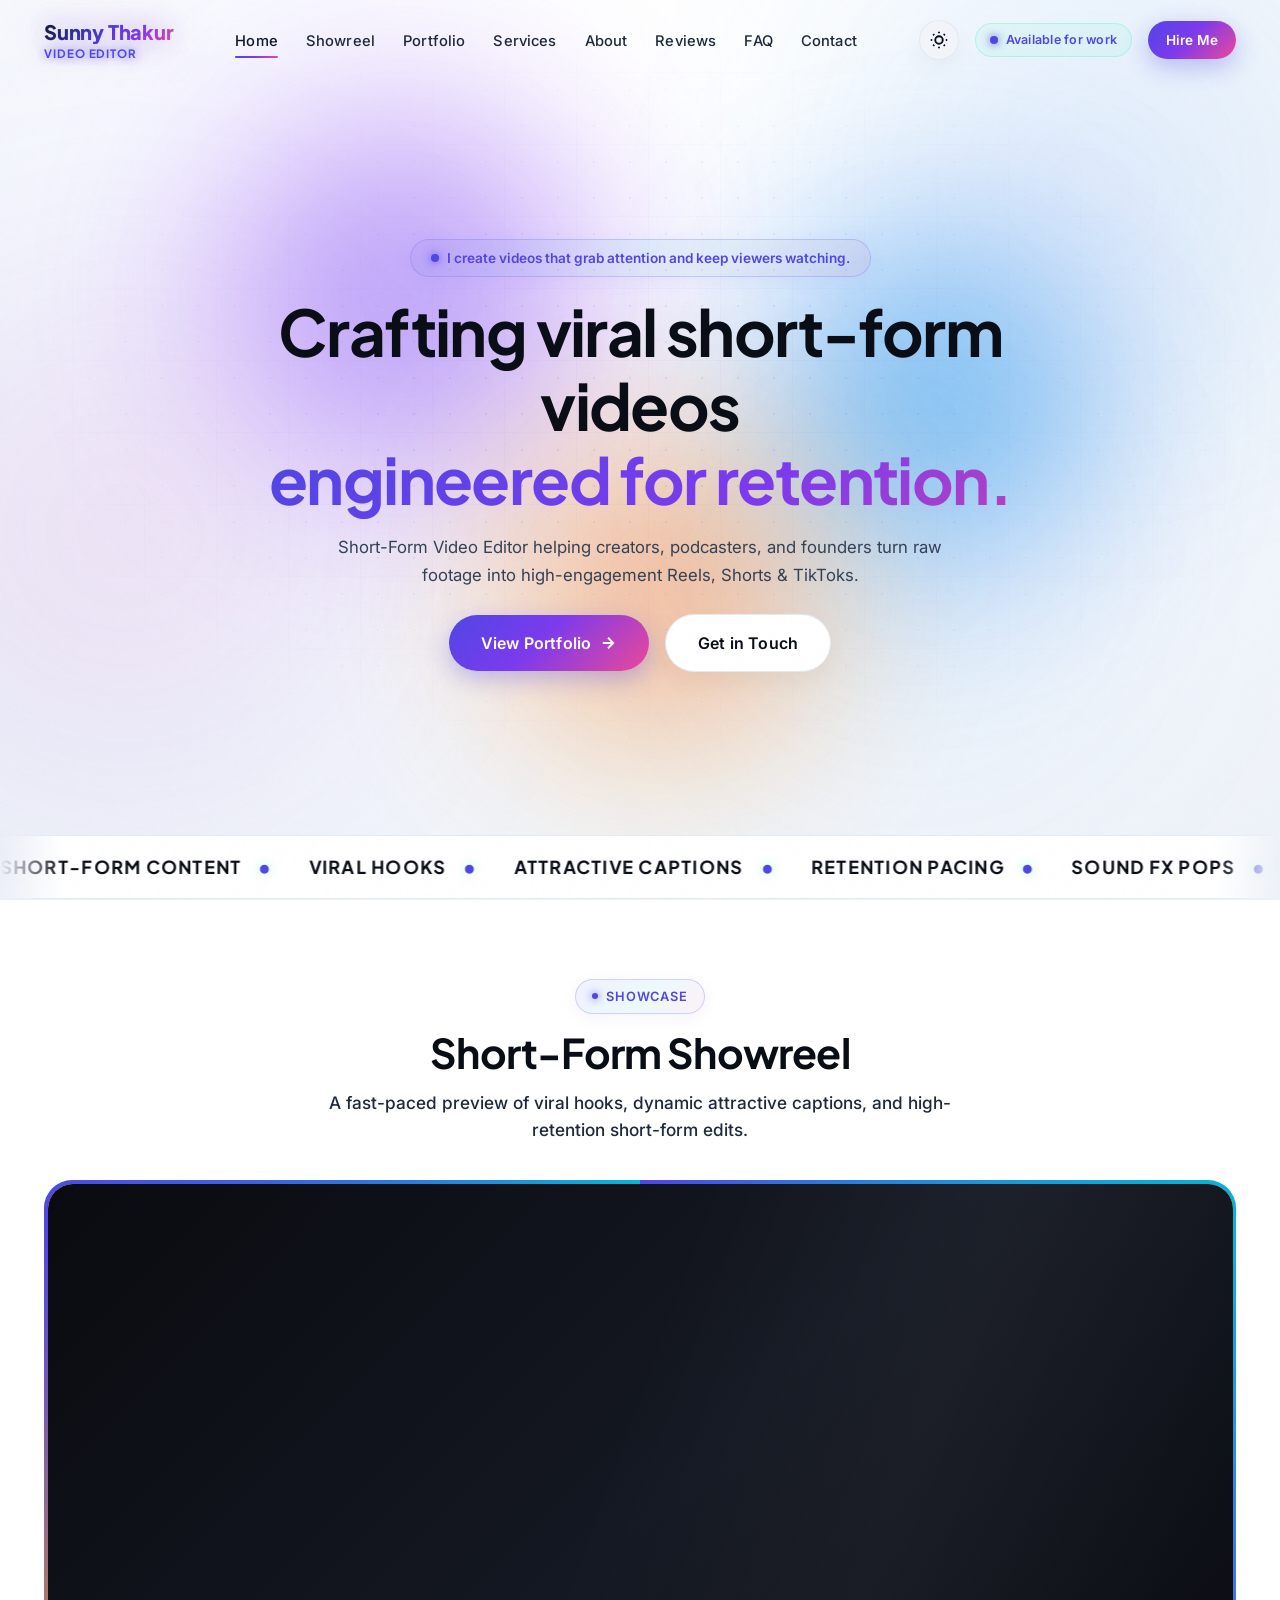
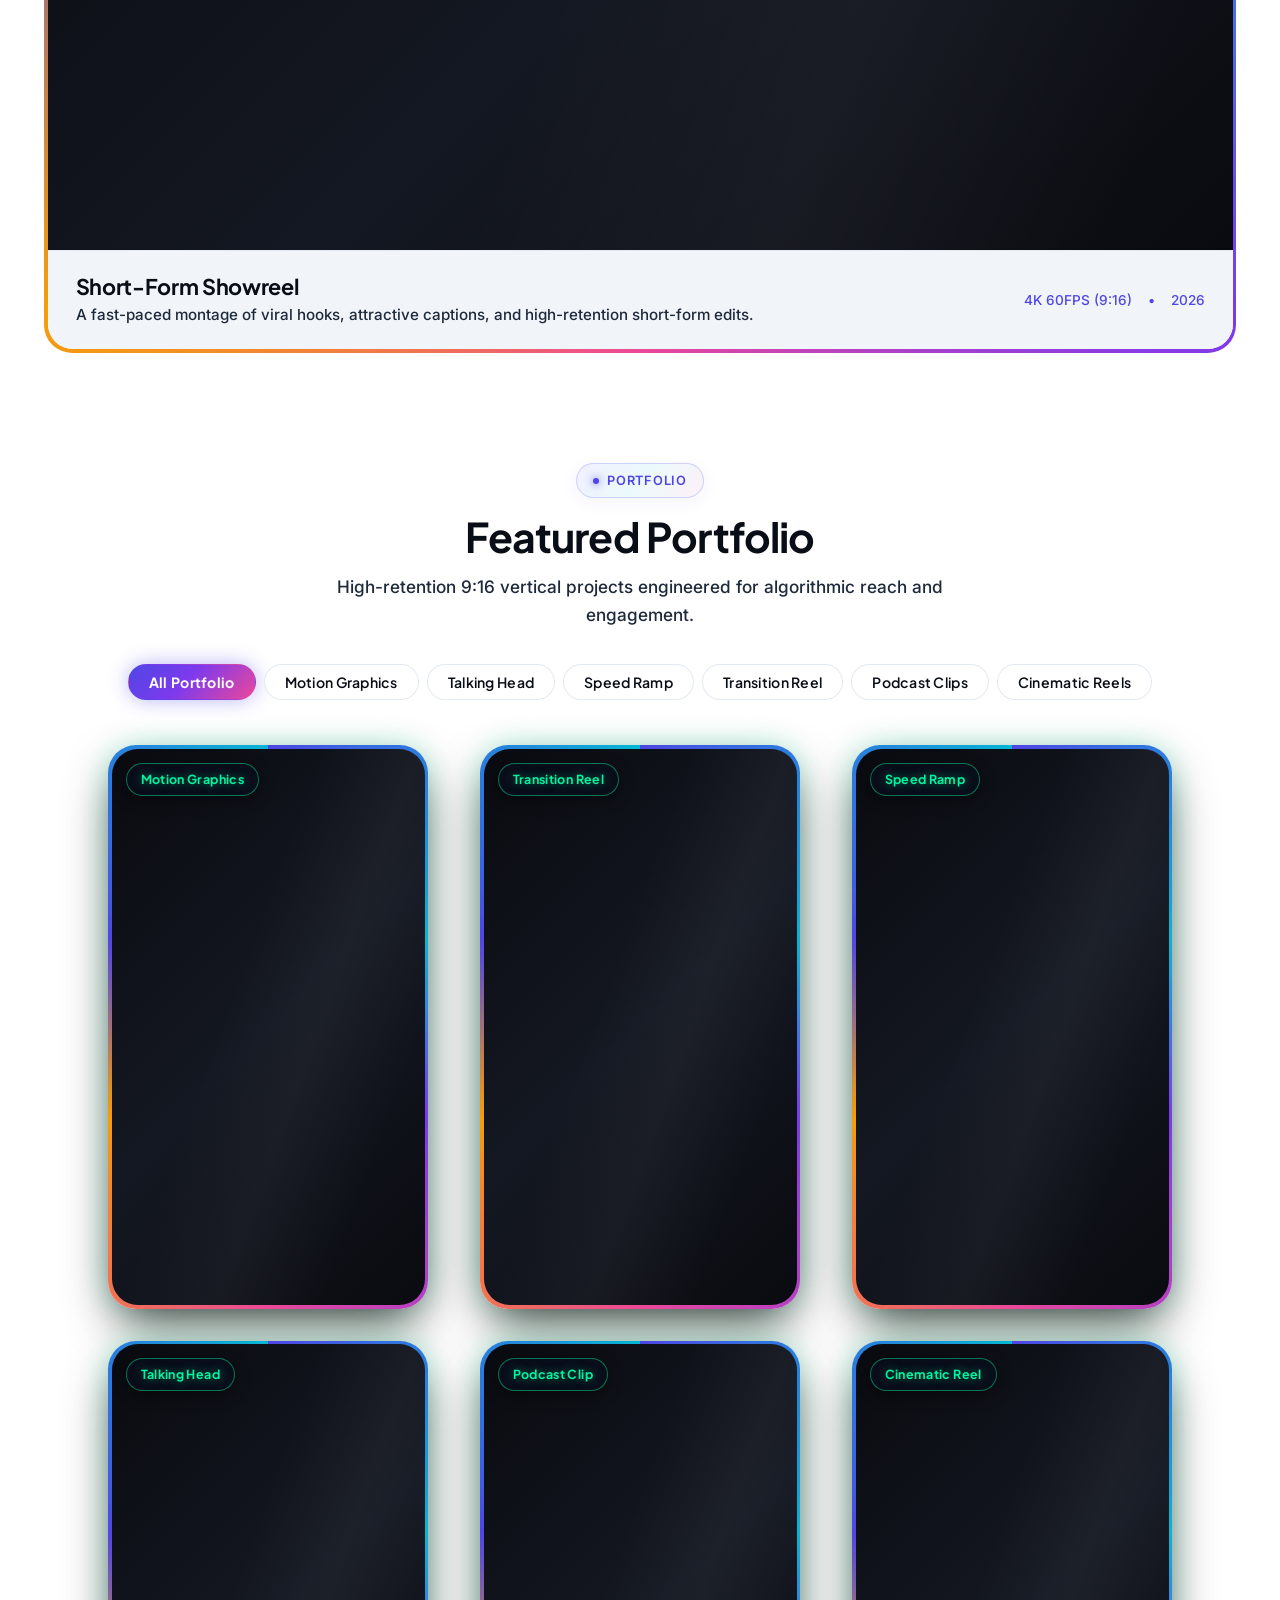
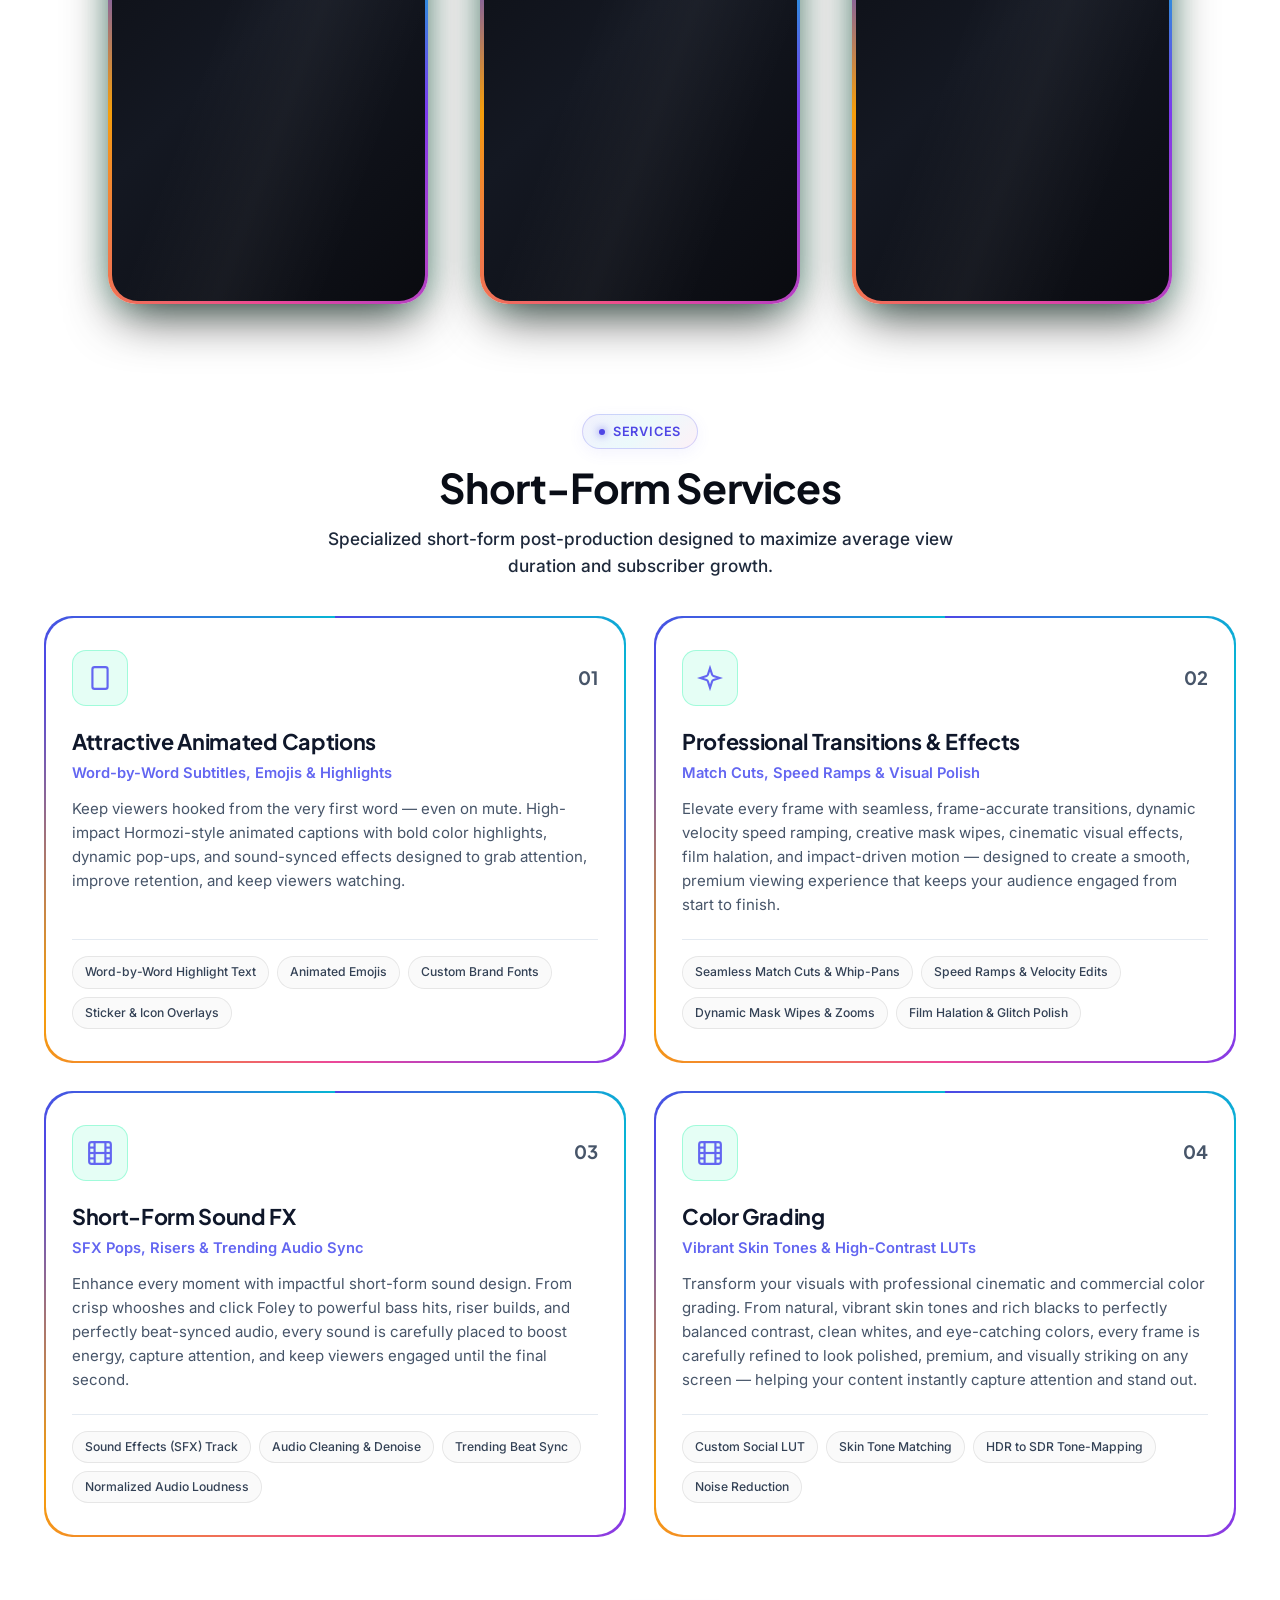
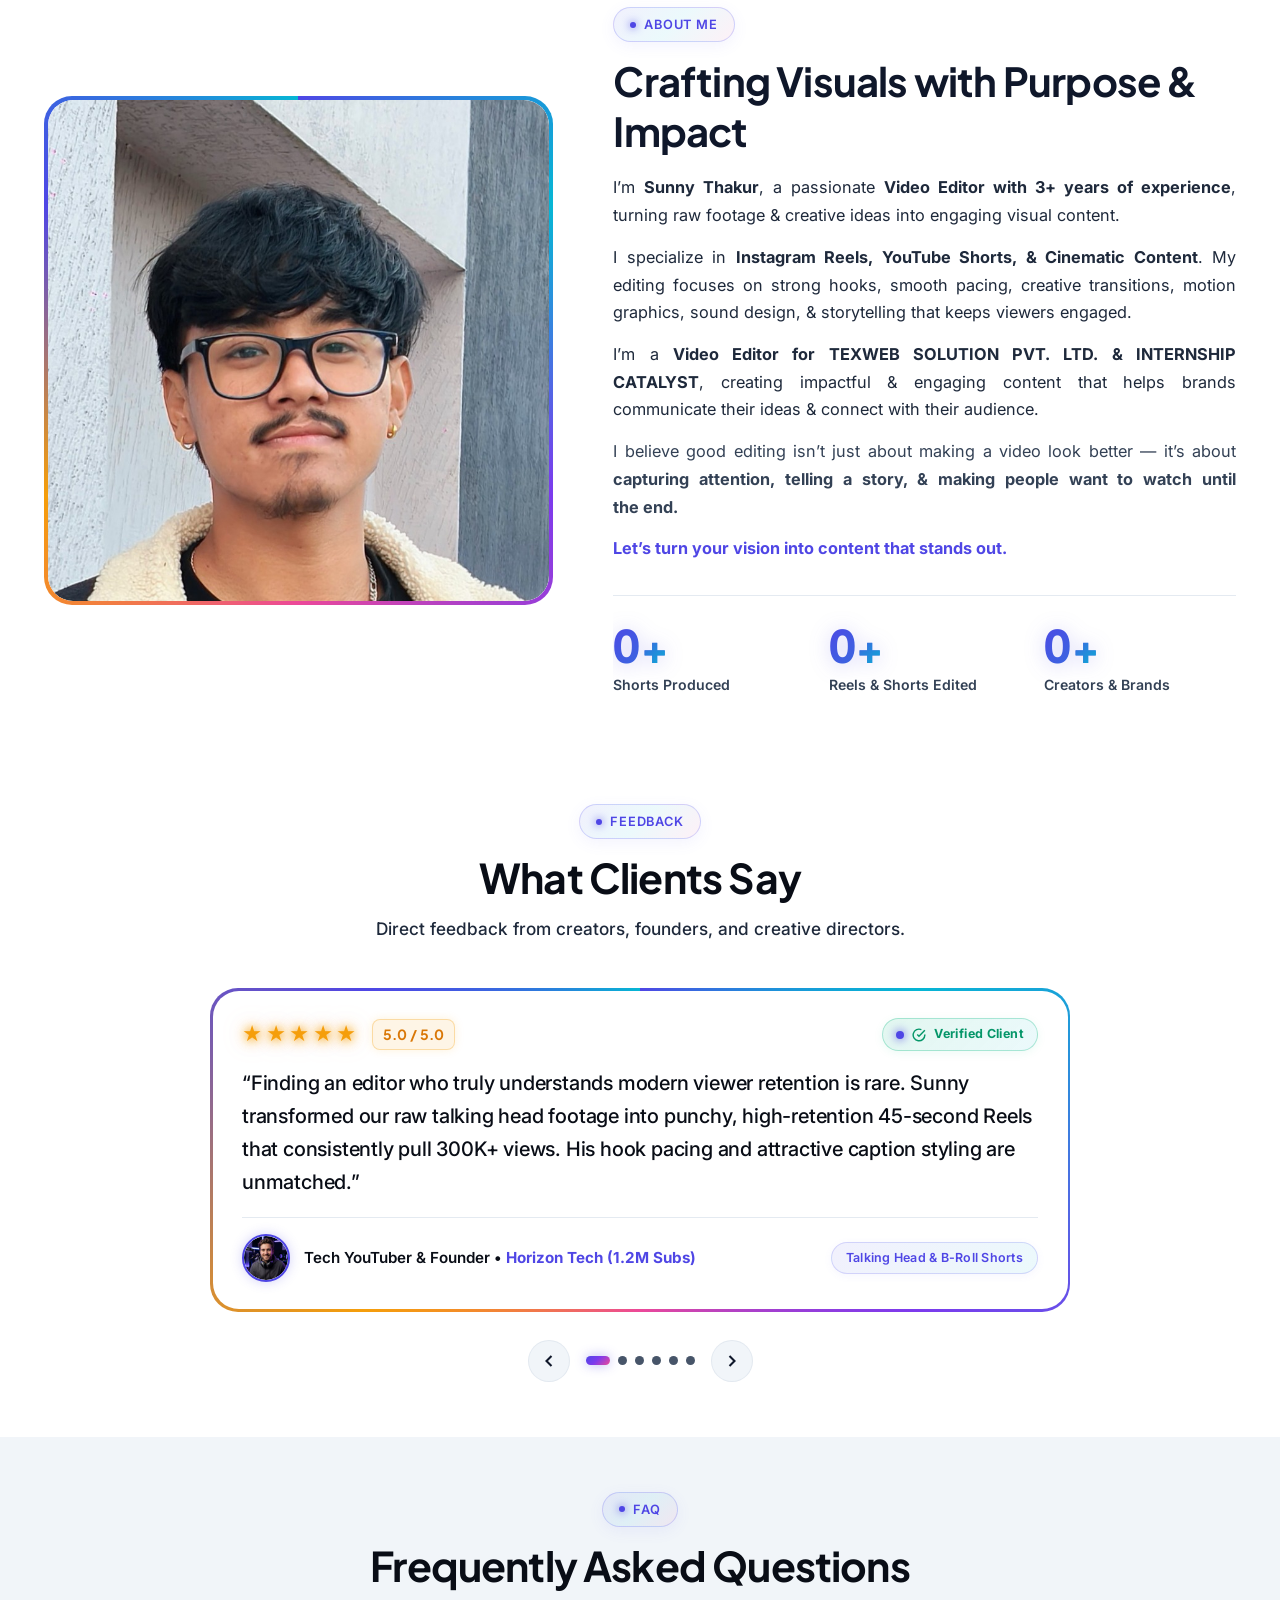
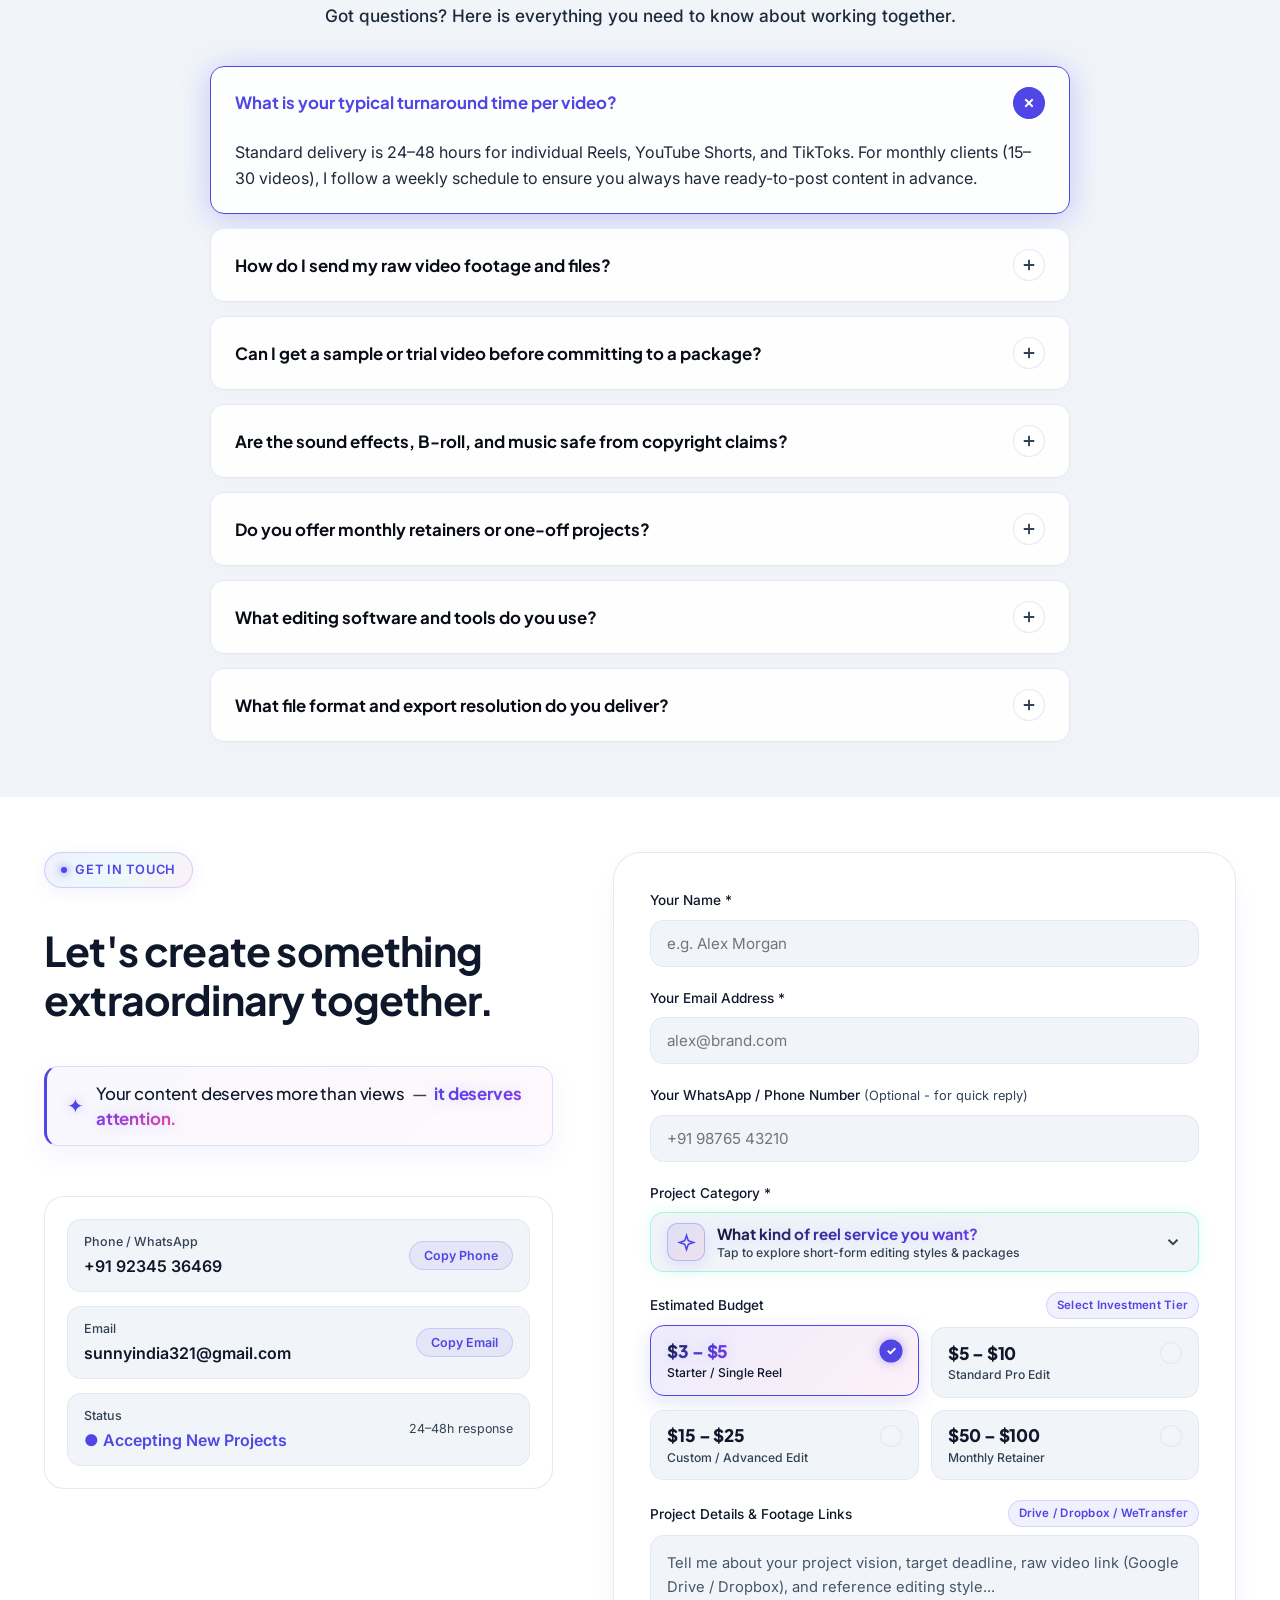
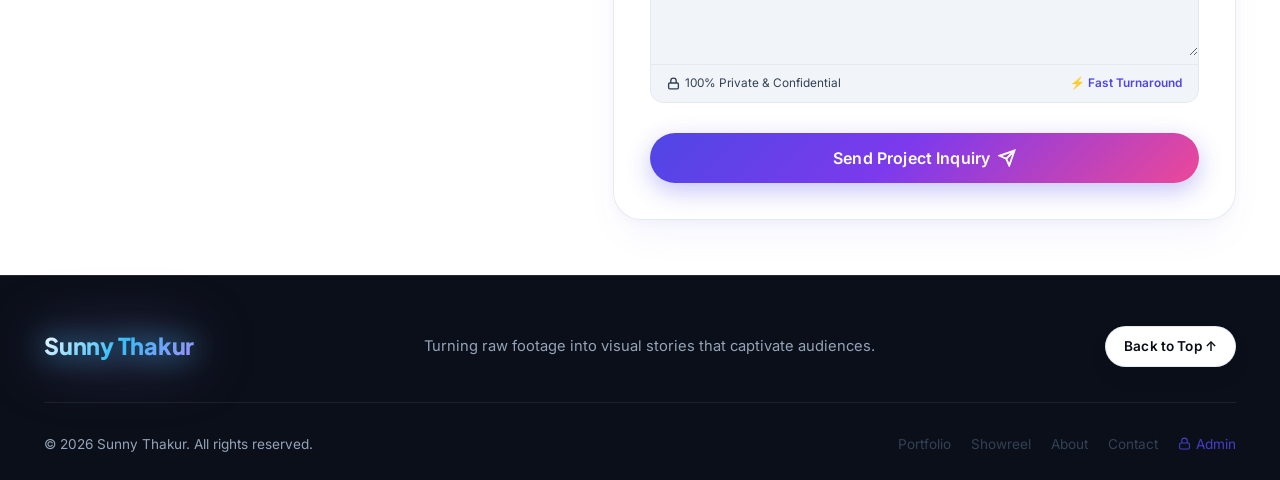
<file: index.html>
<!DOCTYPE html>
<html lang="en">

<head>
  <meta charset="UTF-8">
  <meta name="viewport" content="width=device-width, initial-scale=1.0">
  <title>Sunny Thakur — Short-Form Video Editor</title>
  <meta name="description"
    content="Portfolio of Sunny Thakur, a dedicated Short-Form Video Editor specializing in viral Instagram Reels, YouTube Shorts, and TikTok editing with high retention.">
  <meta name="keywords"
    content="Sunny Thakur, Short-Form Video Editor, Viral Reels, YouTube Shorts, TikTok Video Editor, Attractive Captions, Retention Editing, Premiere Pro, CapCut Pro">
  <meta name="author" content="Sunny Thakur">
  <meta name="theme-color" content="#08080a">

  <link rel="canonical" href="https://sunnythakurportfolio.netlify.app/">
  <!-- OpenGraph / Social Meta Tags -->
  <meta property="og:type" content="website">
  <meta property="og:url" content="https://sunnythakurportfolio.netlify.app/">
  <meta property="og:title" content="Sunny Thakur — Short-Form Video Editor">
  <meta property="og:description"
    content="I craft viral, high-retention short-form videos (Reels, Shorts, TikTok) that stop the scroll and captivate audiences.">
  <meta property="og:image" content="assets/after-grade.svg">

  <!-- Favicon -->
  <link rel="icon" type="image/svg+xml" href="assets/favicon.svg">

  <!-- Google Fonts: Plus Jakarta Sans, Inter & JetBrains Mono -->
  <link rel="preconnect" href="https://fonts.googleapis.com">
  <link rel="preconnect" href="https://fonts.gstatic.com" crossorigin>
  <link href="https://fonts.googleapis.com/css2?family=Inter:wght@300;400;500;600;700&family=Plus+Jakarta+Sans:wght@500;600;700;800&family=JetBrains+Mono:wght@400;500;600&display=swap" rel="stylesheet">

  <!-- Stylesheet -->
  <link rel="stylesheet" href="style.css">
</head>

<body>

  <!-- Ambient Cinematic Glows & Film Grain -->
  <div class="film-grain" aria-hidden="true"></div>
  <div class="bg-ambient-glow" aria-hidden="true">
    <div class="glow-orb glow-orb-1"></div>
    <div class="glow-orb glow-orb-2"></div>
    <div class="glow-orb glow-orb-3"></div>
  </div>


  <!-- =========================================================================
       STICKY NAVBAR
       ========================================================================= -->
  <header class="site-header" id="site-header">
    <div class="container nav-container">
      <a href="#hero" class="brand-logo" aria-label="Sunny Thakur Portfolio Home">
        <div class="brand-text-wrap">
          <span class="brand-name" data-brand-name>Sunny Thakur</span>
          <span class="brand-tagline">Video Editor</span>
        </div>
      </a>

      <!-- Desktop Nav -->
      <nav aria-label="Main Navigation">
        <ul class="nav-links">
          <li><a href="#hero" class="nav-link active">Home</a></li>
          <li><a href="#showreel" class="nav-link">Showreel</a></li>
          <li><a href="#work" class="nav-link">Portfolio</a></li>
          <li><a href="#services" class="nav-link">Services</a></li>
          <li><a href="#about" class="nav-link">About</a></li>
          <li><a href="#reviews" class="nav-link">Reviews</a></li>
          <li><a href="#faq" class="nav-link">FAQ</a></li>
          <li><a href="#contact" class="nav-link">Contact</a></li>
        </ul>
      </nav>

      <!-- Nav Actions -->
      <div class="nav-actions">
        <!-- Light / Dark Theme Toggle Button -->
        <button class="theme-toggle-btn" id="theme-toggle-btn" aria-label="Toggle Light and Dark Mode"
          title="Toggle Light / Dark Theme">
          <svg class="theme-icon sun-icon" width="18" height="18" viewBox="0 0 24 24" fill="none" stroke="currentColor"
            stroke-width="2.5">
            <circle cx="12" cy="12" r="5"></circle>
            <line x1="12" y1="1" x2="12" y2="3"></line>
            <line x1="12" y1="21" x2="12" y2="23"></line>
            <line x1="4.22" y1="4.22" x2="5.64" y2="5.64"></line>
            <line x1="18.36" y1="18.36" x2="19.78" y2="19.78"></line>
            <line x1="1" y1="12" x2="3" y2="12"></line>
            <line x1="21" y1="12" x2="23" y2="12"></line>
            <line x1="4.22" y1="19.78" x2="5.64" y2="18.36"></line>
            <line x1="18.36" y1="5.64" x2="19.78" y2="4.22"></line>
          </svg>
          <svg class="theme-icon moon-icon" width="18" height="18" viewBox="0 0 24 24" fill="none" stroke="currentColor"
            stroke-width="2.5">
            <path d="M21 12.79A9 9 0 1 1 11.21 3 7 7 0 0 0 21 12.79z"></path>
          </svg>
        </button>

        <div class="availability-badge" title="Currently open for freelance and contract projects">
          <span class="pulse-dot"></span>
          <span>Available for work</span>
        </div>
        <a href="#contact" class="btn btn-primary btn-sm">Hire Me</a>
        <button class="mobile-nav-toggle" id="mobile-nav-toggle" aria-label="Toggle Mobile Navigation Menu">
          <span class="hamburger-line"></span>
          <span class="hamburger-line"></span>
          <span class="hamburger-line"></span>
        </button>
      </div>
    </div>
  </header>

  <!-- Mobile Drawer -->
  <div class="mobile-drawer" id="mobile-drawer" aria-hidden="true">
    <a href="#hero" class="nav-link">Home</a>
    <a href="#showreel" class="nav-link">Showreel</a>
    <a href="#work" class="nav-link">Portfolio</a>
    <a href="#services" class="nav-link">Services</a>
    <a href="#about" class="nav-link">About</a>
    <a href="#reviews" class="nav-link">Reviews</a>
    <a href="#faq" class="nav-link">FAQ</a>
    <a href="#contact" class="nav-link">Contact</a>
    <a href="#contact" class="btn btn-primary btn-lg" style="margin-top: 20px;">Let's Work Together</a>
  </div>

  <main>
    <!-- =========================================================================
         HERO SECTION
         ========================================================================= -->
    <section class="section hero-section" id="hero">
      <!-- Unique Hero Background System (Aurora Orbs + Tech Grid Matrix) -->
      <div class="hero-bg-canvas" aria-hidden="true">
        <div class="hero-grid-pattern"></div>
        <div class="hero-aurora-orb hero-orb-1"></div>
        <div class="hero-aurora-orb hero-orb-2"></div>
        <div class="hero-aurora-orb hero-orb-3"></div>
      </div>

      <div class="container">
        <div class="hero-content">
          <div class="hero-tag-badge">
            <span class="pulse-dot"></span>
            <span data-brand-tagline>I create videos that grab attention and keep viewers watching.</span>
          </div>

          <h1 class="hero-title">
            Crafting viral short-form videos <br>
            <span class="text-gradient">engineered for retention.</span>
          </h1>

          <p class="hero-description">
            Short-Form Video Editor helping creators, podcasters, and founders turn raw footage into high-engagement
            Reels, Shorts &amp; TikToks.
          </p>

          <div class="hero-cta-group">
            <a href="#work" class="btn btn-primary btn-lg">
              <span>View Portfolio</span>
              <svg width="18" height="18" viewBox="0 0 24 24" fill="none" stroke="currentColor" stroke-width="2.5">
                <path d="M5 12h14M12 5l7 7-7 7" />
              </svg>
            </a>
            <a href="#contact" class="btn btn-secondary btn-lg">
              <span>Get in Touch</span>
            </a>
          </div>
        </div>
      </div>
    </section>

    <!-- =========================================================================
         MARQUEE TICKER
         ========================================================================= -->
    <div class="marquee-container" aria-hidden="true">
      <div class="marquee-track">
        <div class="marquee-group">
          <span class="marquee-item">Short-Form Content <span class="marquee-separator">•</span></span>
          <span class="marquee-item">Viral Hooks <span class="marquee-separator">•</span></span>
          <span class="marquee-item">Attractive Captions <span class="marquee-separator">•</span></span>
          <span class="marquee-item">Retention Pacing <span class="marquee-separator">•</span></span>
          <span class="marquee-item">Sound FX Pops <span class="marquee-separator">•</span></span>
          <span class="marquee-item">Instagram Reels <span class="marquee-separator">•</span></span>
          <span class="marquee-item">YouTube Shorts <span class="marquee-separator">•</span></span>
          <span class="marquee-item">TikTok Edits <span class="marquee-separator">•</span></span>
          <span class="marquee-item">Pattern Interrupts <span class="marquee-separator">•</span></span>
        </div>
        <div class="marquee-group" aria-hidden="true">
          <span class="marquee-item">Short-Form Content <span class="marquee-separator">•</span></span>
          <span class="marquee-item">Viral Hooks <span class="marquee-separator">•</span></span>
          <span class="marquee-item">Attractive Captions <span class="marquee-separator">•</span></span>
          <span class="marquee-item">Retention Pacing <span class="marquee-separator">•</span></span>
          <span class="marquee-item">Sound FX Pops <span class="marquee-separator">•</span></span>
          <span class="marquee-item">Instagram Reels <span class="marquee-separator">•</span></span>
          <span class="marquee-item">YouTube Shorts <span class="marquee-separator">•</span></span>
          <span class="marquee-item">TikTok Edits <span class="marquee-separator">•</span></span>
          <span class="marquee-item">Pattern Interrupts <span class="marquee-separator">•</span></span>
        </div>
        <div class="marquee-group" aria-hidden="true">
          <span class="marquee-item">Short-Form Content <span class="marquee-separator">•</span></span>
          <span class="marquee-item">Viral Hooks <span class="marquee-separator">•</span></span>
          <span class="marquee-item">Attractive Captions <span class="marquee-separator">•</span></span>
          <span class="marquee-item">Retention Pacing <span class="marquee-separator">•</span></span>
          <span class="marquee-item">Sound FX Pops <span class="marquee-separator">•</span></span>
          <span class="marquee-item">Instagram Reels <span class="marquee-separator">•</span></span>
          <span class="marquee-item">YouTube Shorts <span class="marquee-separator">•</span></span>
          <span class="marquee-item">TikTok Edits <span class="marquee-separator">•</span></span>
          <span class="marquee-item">Pattern Interrupts <span class="marquee-separator">•</span></span>
        </div>
        <div class="marquee-group" aria-hidden="true">
          <span class="marquee-item">Short-Form Content <span class="marquee-separator">•</span></span>
          <span class="marquee-item">Viral Hooks <span class="marquee-separator">•</span></span>
          <span class="marquee-item">Attractive Captions <span class="marquee-separator">•</span></span>
          <span class="marquee-item">Retention Pacing <span class="marquee-separator">•</span></span>
          <span class="marquee-item">Sound FX Pops <span class="marquee-separator">•</span></span>
          <span class="marquee-item">Instagram Reels <span class="marquee-separator">•</span></span>
          <span class="marquee-item">YouTube Shorts <span class="marquee-separator">•</span></span>
          <span class="marquee-item">TikTok Edits <span class="marquee-separator">•</span></span>
          <span class="marquee-item">Pattern Interrupts <span class="marquee-separator">•</span></span>
        </div>
      </div>
    </div>

    <!-- =========================================================================
         SHOWREEL SECTION
         ========================================================================= -->
    <section class="section showreel-section" id="showreel">
      <div class="container">
        <div class="section-header reveal-on-scroll">
          <div class="section-tag">
            <span class="section-tag-dot"></span>
            <span>Showcase</span>
          </div>
          <h2 class="section-title">Short-Form Showreel</h2>
          <p class="section-subtitle">A fast-paced preview of viral hooks, dynamic attractive captions, and high-retention
            short-form edits.</p>
        </div>

        <div class="showreel-card reveal-scale" id="showreel-content-box">
          <!-- Rendered dynamically by main.js from PORTFOLIO_DATA.showreel -->
        </div>
      </div>
    </section>

    <!-- =========================================================================
         SELECTED WORK (PORTFOLIO GALLERY)
         ========================================================================= -->
    <section class="section portfolio-section" id="work">
      <div class="container">
        <div class="section-header reveal-on-scroll">
          <div class="section-tag">
            <span class="section-tag-dot"></span>
            <span>Portfolio</span>
          </div>
          <h2 class="section-title">Featured Portfolio</h2>
          <p class="section-subtitle">High-retention 9:16 vertical projects engineered for algorithmic reach and
            engagement.</p>
        </div>

        <!-- Category Filter Tabs -->
        <div class="portfolio-filters reveal-on-scroll" id="portfolio-filters">
          <!-- Rendered dynamically from PORTFOLIO_DATA.categories -->
        </div>

        <!-- Projects Grid -->
        <div class="portfolio-grid reveal-on-scroll" id="portfolio-grid">
          <!-- Rendered dynamically from PORTFOLIO_DATA.projects -->
        </div>
      </div>
    </section>

    <!-- =========================================================================
         SERVICES SECTION ("WHAT I DO")
         ========================================================================= -->
    <section class="section services-section" id="services">
      <div class="container">
        <div class="section-header reveal-on-scroll">
          <div class="section-tag">
            <span class="section-tag-dot"></span>
            <span>Services</span>
          </div>
          <h2 class="section-title">Short-Form Services</h2>
          <p class="section-subtitle">Specialized short-form post-production designed to maximize average view duration
            and subscriber growth.</p>
        </div>

        <div class="services-grid reveal-on-scroll" id="services-grid">
          <!-- Rendered dynamically from PORTFOLIO_DATA.services -->
        </div>
      </div>
    </section>

    <!-- =========================================================================
         ABOUT ME & STATS SECTION
         ========================================================================= -->
    <section class="section about-section" id="about">
      <div class="container">
        <div class="about-grid">
          <!-- Editor Portrait / Visual Card with 360 Glowing Border Motion -->
          <div class="about-portrait-card reveal-left">
            <div class="about-portrait-inner">
              <img src="assets/sunny-thakur.jpg" alt="Sunny Thakur - Short-Form Video Editor" class="about-portrait-img">
            </div>
          </div>

          <!-- Bio & Story -->
          <div class="about-bio-col reveal-right">
            <div class="section-tag">
              <span class="section-tag-dot"></span>
              <span>About Me</span>
            </div>
            <h2 class="about-title">Crafting Visuals with Purpose &amp; Impact</h2>

            <p class="about-text" id="about-bio-text" style="margin-bottom: 14px;">
              I’m <strong>Sunny Thakur</strong>, a passionate <strong>Video Editor with 3+ years of experience</strong>, turning raw footage &amp; creative ideas into engaging visual content.
            </p>
            <p class="about-text" id="about-bio-specialty" style="color: var(--text-body); margin-bottom: 14px;">
              I specialize in <strong>Instagram Reels, YouTube Shorts, &amp; Cinematic Content</strong>. My editing focuses on strong hooks, smooth pacing, creative transitions, motion graphics, sound design, &amp; storytelling that keeps viewers engaged.
            </p>
            <p class="about-text" id="about-bio-experience" style="color: var(--text-body); margin-bottom: 14px;">
              I’m a <strong>Video Editor for TEXWEB SOLUTION PVT. LTD. &amp; INTERNSHIP CATALYST</strong>, creating impactful &amp; engaging content that helps brands communicate their ideas &amp; connect with their audience.
            </p>
            <p class="about-text" id="about-bio-philosophy" style="color: var(--text-muted); margin-bottom: 14px;">
              I believe good editing isn’t just about making a video look better — it’s about <strong>capturing attention, telling a story, &amp; making people want to watch until the end.</strong>
            </p>
            <p class="about-text" id="about-bio-cta"
              style="color: var(--accent-neon-green); font-weight: 700; font-size: 1.02rem; margin-bottom: 24px;">
              Let’s turn your vision into content that stands out.
            </p>

            <!-- Dynamic Stats Counters -->
            <div class="stats-grid" id="stats-counter-grid">
              <!-- Rendered dynamically from PORTFOLIO_DATA.stats -->
            </div>
          </div>
        </div>
      </div>
    </section>

    <!-- =========================================================================
         CLIENT TESTIMONIALS CAROUSEL
         ========================================================================= -->
    <section class="section testimonials-section" id="reviews">
      <div class="container">
        <div class="section-header reveal-on-scroll">
          <div class="section-tag">
            <span class="section-tag-dot"></span>
            <span>Feedback</span>
          </div>
          <h2 class="section-title">What Clients Say</h2>
          <p class="section-subtitle">Direct feedback from creators, founders, and creative directors.</p>
        </div>

        <!-- Carousel Wrapper -->
        <div class="testimonial-carousel-wrap reveal-scale">
          <div class="testimonial-card-container">
            <div class="testimonial-track" id="testimonial-track">
              <!-- Testimonials rendered dynamically by main.js -->
            </div>
          </div>

          <!-- Carousel Controls -->
          <div class="carousel-controls">
            <button class="carousel-btn prev" id="prev-testimonial-btn" aria-label="Previous Testimonial">
              <svg width="20" height="20" viewBox="0 0 24 24" fill="none" stroke="currentColor" stroke-width="2.5">
                <path d="M15 18l-6-6 6-6" />
              </svg>
            </button>
            <div class="carousel-dots" id="testimonial-dots">
              <!-- Dots rendered dynamically -->
            </div>
            <button class="carousel-btn next" id="next-testimonial-btn" aria-label="Next Testimonial">
              <svg width="20" height="20" viewBox="0 0 24 24" fill="none" stroke="currentColor" stroke-width="2.5">
                <path d="M9 18l6-6-6-6" />
              </svg>
            </button>
          </div>
        </div>
      </div>
    </section>

    <!-- =========================================================================
         FAQ SECTION
         ========================================================================= -->
    <section class="section faq-section" id="faq">
      <div class="container">
        <div class="section-header reveal-on-scroll">
          <div class="section-tag">
            <span class="section-tag-dot"></span>
            <span>FAQ</span>
          </div>
          <h2 class="section-title">Frequently Asked Questions</h2>
          <p class="section-subtitle">Got questions? Here is everything you need to know about working together.</p>
        </div>

        <div class="faq-list reveal-on-scroll" id="faq-list">
          <!-- Rendered dynamically from PORTFOLIO_DATA.faq -->
        </div>
      </div>
    </section>

    <!-- =========================================================================
         CONTACT & INQUIRY SECTION
         ========================================================================= -->
    <section class="section contact-section" id="contact">
      <div class="container">
        <div class="contact-grid">
          <!-- Info Column -->
          <div class="contact-info-col reveal-left">
            <div class="section-tag">
              <span class="section-tag-dot"></span>
              <span>Get In Touch</span>
            </div>

            <h2 class="contact-headline">
              Let's create something <br>
              <span class="text-gradient">extraordinary together.</span>
            </h2>

            <div class="contact-quote-badge">
              <span class="quote-sparkle-icon">✦</span>
              <p class="contact-quote-text">
                Your content deserves more than views <span class="quote-dash">—</span> <span class="quote-highlight">it deserves attention.</span>
              </p>
            </div>

            <!-- Direct Contact Card -->
            <div class="direct-contact-card">
              <div class="direct-item">
                <div>
                  <div class="direct-label">Phone / WhatsApp</div>
                  <a href="tel:+919234536469" class="direct-val direct-link" data-brand-phone>+91 92345 36469</a>
                </div>
                <button class="copy-email-btn" id="copy-phone-btn">Copy Phone</button>
              </div>

              <div class="direct-item">
                <div>
                  <div class="direct-label">Email</div>
                  <a href="mailto:sunnyindia321@gmail.com" class="direct-val direct-link" data-brand-email>sunnyindia321@gmail.com</a>
                </div>
                <button class="copy-email-btn" id="copy-email-btn">Copy Email</button>
              </div>

              <div class="direct-item">
                <div>
                  <div class="direct-label">Status</div>
                  <div class="direct-val" style="color: var(--accent-neon-green);">● Accepting New Projects</div>
                </div>
                <span style="font-size: 0.78rem; color: var(--text-muted);">24–48h response</span>
              </div>
            </div>

            <!-- Social Links -->
            <div class="social-links-row" id="contact-social-row">
              <!-- Rendered dynamically from PORTFOLIO_DATA.socials -->
            </div>
          </div>

          <!-- Interactive Contact Form -->
          <div class="contact-form-card reveal-right">
            <form id="project-inquiry-form" novalidate>
              <div class="form-group">
                <label for="form-name" class="form-label">Your Name *</label>
                <input type="text" id="form-name" class="form-input" placeholder="e.g. Alex Morgan" required>
              </div>

              <div class="form-group">
                <label for="form-email" class="form-label">Your Email Address *</label>
                <input type="email" id="form-email" class="form-input" placeholder="alex@brand.com" required>
              </div>

              <div class="form-group">
                <label for="form-phone" class="form-label">Your WhatsApp / Phone Number <span style="color: var(--text-muted); font-size: 0.8rem; font-weight: normal;">(Optional - for quick reply)</span></label>
                <input type="tel" id="form-phone" class="form-input" placeholder="+91 98765 43210">
              </div>

              <!-- Custom Project Category Dropdown -->
              <div class="form-group custom-select-group">
                <label class="form-label">Project Category *</label>
                <input type="hidden" id="form-project-type" name="projectType" value="" required>
                
                <div class="custom-dropdown" id="custom-category-dropdown">
                  <button type="button" class="custom-dropdown-trigger is-placeholder" id="category-dropdown-trigger" aria-haspopup="listbox" aria-expanded="false">
                    <div class="trigger-content">
                      <span class="trigger-icon-badge badge-sparkle" id="category-trigger-badge">
                        <svg width="19" height="19" viewBox="0 0 24 24" fill="none" stroke="currentColor" stroke-width="2"><path d="m12 3-1.9 5.8a2 2 0 0 1-1.3 1.3L3 12l5.8 1.9a2 2 0 0 1 1.3 1.3L12 21l1.9-5.8a2 2 0 0 1 1.3-1.3L21 12l-5.8-1.9a2 2 0 0 1-1.3-1.3L12 3Z"></path></svg>
                      </span>
                      <div class="trigger-text-wrap">
                        <span class="trigger-title placeholder-text" id="category-trigger-title">What kind of reel service you want?</span>
                        <span class="trigger-sub" id="category-trigger-sub">Tap to explore short-form editing styles &amp; packages</span>
                      </div>
                    </div>
                    <div class="trigger-arrow">
                      <svg width="18" height="18" viewBox="0 0 24 24" fill="none" stroke="currentColor" stroke-width="2.5"><polyline points="6 9 12 15 18 9"></polyline></svg>
                    </div>
                  </button>

                  <div class="custom-dropdown-menu" id="category-dropdown-menu" role="listbox" tabindex="-1">
                    <div class="dropdown-option" role="option" data-value="talking-head" data-title="Talking Head Shorts" data-sub="Hooks &amp; Attractive Captions" data-theme-color="cyan">
                      <div class="option-icon-wrap icon-cyan">
                        <svg width="17" height="17" viewBox="0 0 24 24" fill="none" stroke="currentColor" stroke-width="2"><path d="M12 2a3 3 0 0 0-3 3v7a3 3 0 0 0 6 0V5a3 3 0 0 0-3-3Z"></path><path d="M19 10v2a7 7 0 0 1-14 0v-2"></path><line x1="12" y1="19" x2="12" y2="22"></line></svg>
                      </div>
                      <div class="option-info">
                        <span class="option-title">Talking Head Shorts</span>
                        <span class="option-desc">Hooks &amp; Attractive Captions</span>
                      </div>
                      <span class="option-check">✓</span>
                    </div>

                    <div class="dropdown-option" role="option" data-value="instagram-reels" data-title="Instagram Reels &amp; TikTok Series" data-sub="Viral Pacing &amp; Dynamic Cuts" data-theme-color="purple">
                      <div class="option-icon-wrap icon-purple">
                        <svg width="17" height="17" viewBox="0 0 24 24" fill="none" stroke="currentColor" stroke-width="2"><rect x="2" y="2" width="20" height="20" rx="2.18" ry="2.18"></rect><line x1="7" y1="2" x2="7" y2="22"></line><line x1="17" y1="2" x2="17" y2="22"></line><line x1="2" y1="12" x2="22" y2="12"></line><line x1="2" y1="7" x2="7" y2="7"></line><line x1="2" y1="17" x2="7" y2="17"></line><line x1="17" y1="17" x2="22" y2="17"></line><line x1="17" y1="7" x2="22" y2="7"></line></svg>
                      </div>
                      <div class="option-info">
                        <span class="option-title">Instagram Reels &amp; TikTok Series</span>
                        <span class="option-desc">Viral Pacing &amp; Dynamic Cuts</span>
                      </div>
                      <span class="option-check">✓</span>
                    </div>

                    <div class="dropdown-option" role="option" data-value="cinematic-reels" data-title="Cinematic Reels" data-sub="Color Grading, Sound FX &amp; Story" data-theme-color="amber">
                      <div class="option-icon-wrap icon-amber">
                        <svg width="17" height="17" viewBox="0 0 24 24" fill="none" stroke="currentColor" stroke-width="2"><path d="m22 8-6 4 6 4V8Z"></path><rect x="2" y="6" width="14" height="12" rx="2"></rect></svg>
                      </div>
                      <div class="option-info">
                        <span class="option-title">Cinematic Reels</span>
                        <span class="option-desc">Color Grading, Sound FX &amp; Story</span>
                      </div>
                      <span class="option-check">✓</span>
                    </div>

                    <div class="dropdown-option" role="option" data-value="transition-reel" data-title="Transition Reels" data-sub="Optical Flow, Velocity &amp; Speed Ramping" data-theme-color="green">
                      <div class="option-icon-wrap icon-green">
                        <svg width="17" height="17" viewBox="0 0 24 24" fill="none" stroke="currentColor" stroke-width="2"><polygon points="13 2 3 14 12 14 11 22 21 10 12 10 13 2"></polygon></svg>
                      </div>
                      <div class="option-info">
                        <span class="option-title">Transition Reels</span>
                        <span class="option-desc">Optical Flow, Velocity &amp; Speed Ramping</span>
                      </div>
                      <span class="option-check">✓</span>
                    </div>

                    <div class="dropdown-option" role="option" data-value="workout-reels" data-title="Workout Reels" data-sub="Beat-Matched Pacing, Velocity &amp; Adrenaline" data-theme-color="cyan">
                      <div class="option-icon-wrap icon-cyan">
                        <svg width="17" height="17" viewBox="0 0 24 24" fill="none" stroke="currentColor" stroke-width="2"><path d="m6.5 6.5 11 11"></path><path d="m21 21-1-1a5 5 0 0 0-7.07 0l-.93.93"></path><path d="m3 3 1 1a5 5 0 0 0 7.07 0l.93-.93"></path><path d="m18 15 3-3"></path><path d="m9 6 3-3"></path><path d="m15 18 3-3"></path><path d="m6 9 3-3"></path></svg>
                      </div>
                      <div class="option-info">
                        <span class="option-title">Workout Reels</span>
                        <span class="option-desc">Beat-Matched Pacing, Velocity &amp; Adrenaline</span>
                      </div>
                      <span class="option-check">✓</span>
                    </div>

                    <div class="dropdown-option" role="option" data-value="monthly-retainer" data-title="Monthly Short Content Retainer" data-sub="Dedicated Pipeline (15–20 Shorts/mo)" data-theme-color="pink">
                      <div class="option-icon-wrap icon-pink">
                        <svg width="17" height="17" viewBox="0 0 24 24" fill="none" stroke="currentColor" stroke-width="2"><rect x="3" y="4" width="18" height="18" rx="2" ry="2"></rect><line x1="16" y1="2" x2="16" y2="6"></line><line x1="8" y1="2" x2="8" y2="6"></line><line x1="3" y1="10" x2="21" y2="10"></line></svg>
                      </div>
                      <div class="option-info">
                        <span class="option-title">Monthly Short Content Retainer</span>
                        <span class="option-desc">Dedicated Pipeline (15–20 Shorts/mo)</span>
                      </div>
                      <span class="option-check">✓</span>
                    </div>
                  </div>
                </div>
              </div>

              <!-- Budget Range Picker (Interactive Tier Cards) -->
              <div class="form-group budget-select-group">
                <div class="form-label-row">
                  <label class="form-label">Estimated Budget</label>
                  <span class="form-helper-badge">Select Investment Tier</span>
                </div>
                <input type="hidden" id="selected-budget-input" value="$3 - $5">
                <div class="budget-options">
                  <div class="budget-pill active" data-budget="$3 - $5">
                    <div class="budget-pill-header">
                      <span class="budget-amount">$3 – $5</span>
                      <span class="budget-check-dot">✓</span>
                    </div>
                    <span class="budget-tier-label">Starter / Single Reel</span>
                  </div>

                  <div class="budget-pill" data-budget="$5 - $10">
                    <div class="budget-pill-header">
                      <span class="budget-amount">$5 – $10</span>
                      <span class="budget-check-dot">✓</span>
                    </div>
                    <span class="budget-tier-label">Standard Pro Edit</span>
                  </div>

                  <div class="budget-pill" data-budget="$15 - $25">
                    <div class="budget-pill-header">
                      <span class="budget-amount">$15 – $25</span>
                      <span class="budget-check-dot">✓</span>
                    </div>
                    <span class="budget-tier-label">Custom / Advanced Edit</span>
                  </div>

                  <div class="budget-pill" data-budget="$50 - $100">
                    <div class="budget-pill-header">
                      <span class="budget-amount">$50 – $100</span>
                      <span class="budget-check-dot">✓</span>
                    </div>
                    <span class="budget-tier-label">Monthly Retainer</span>
                  </div>
                </div>
              </div>

              <!-- Project Details & Footage Links Textarea -->
              <div class="form-group textarea-group">
                <div class="form-label-row">
                  <label for="form-message" class="form-label">Project Details &amp; Footage Links</label>
                  <span class="form-helper-badge">Drive / Dropbox / WeTransfer</span>
                </div>
                <div class="textarea-card-wrapper">
                  <textarea id="form-message" class="form-textarea"
                    placeholder="Tell me about your project vision, target deadline, raw video link (Google Drive / Dropbox), and reference editing style..."
                    required></textarea>
                  <div class="textarea-card-footer">
                    <span class="textarea-privacy-tag">
                      <svg width="13" height="13" viewBox="0 0 24 24" fill="none" stroke="currentColor" stroke-width="2.5"><rect x="3" y="11" width="18" height="11" rx="2" ry="2"></rect><path d="M7 11V7a5 5 0 0 1 10 0v4"></path></svg>
                      <span>100% Private &amp; Confidential</span>
                    </span>
                    <span class="textarea-status-tag">⚡ Fast Turnaround</span>
                  </div>
                </div>
              </div>

              <button type="submit" class="btn btn-primary btn-lg"
                style="width: 100%; justify-content: center; margin-top: 10px;">
                <span>Send Project Inquiry</span>
                <svg width="18" height="18" viewBox="0 0 24 24" fill="none" stroke="currentColor" stroke-width="2.5">
                  <line x1="22" y1="2" x2="11" y2="13"></line>
                  <polygon points="22 2 15 22 11 13 2 9 22 2"></polygon>
                </svg>
              </button>
            </form>
          </div>
        </div>
      </div>
    </section>
  </main>

  <!-- =========================================================================
       FOOTER
       ========================================================================= -->
  <footer class="site-footer">
    <div class="container">
      <div class="footer-top-row">
        <div class="footer-brand" data-brand-name>Sunny Thakur</div>
        <p style="color: var(--text-muted); font-size: 0.92rem; margin: 0;">
          Turning raw footage into visual stories that captivate audiences.
        </p>
        <a href="#hero" class="btn btn-secondary btn-sm">Back to Top ↑</a>
      </div>

      <div class="footer-bottom-row">
        <div>
          © <span id="current-year">2026</span> Sunny Thakur. All rights reserved.
        </div>
        <div style="display: flex; gap: 20px; align-items: center; flex-wrap: wrap;">
          <a href="#work" style="color: var(--text-muted); font-size: 0.85rem;">Portfolio</a>
          <a href="#showreel" style="color: var(--text-muted); font-size: 0.85rem;">Showreel</a>
          <a href="#about" style="color: var(--text-muted); font-size: 0.85rem;">About</a>
          <a href="#contact" style="color: var(--text-muted); font-size: 0.85rem;">Contact</a>
          <a href="admin.html" style="color: var(--accent-neon-green); font-size: 0.85rem; display: inline-flex; align-items: center; gap: 5px; opacity: 0.85;" title="Admin Control Studio">
            <svg width="13" height="13" viewBox="0 0 24 24" fill="none" stroke="currentColor" stroke-width="2"><rect x="3" y="11" width="18" height="11" rx="2" ry="2"></rect><path d="M7 11V7a5 5 0 0 1 10 0v4"></path></svg>
            <span>Admin</span>
          </a>
        </div>
      </div>
    </div>
  </footer>

  <!-- =========================================================================
       VIDEO CASE STUDY MODAL
       ========================================================================= -->
  <div class="modal-backdrop video-modal-backdrop" id="project-modal-backdrop" aria-hidden="true">
    <div class="modal-content-card">
      <button class="modal-close-btn" id="modal-close-btn" aria-label="Close Project Modal">✕</button>

      <!-- Video Container -->
      <div id="modal-video-container" class="modal-video-wrap">
        <!-- Injected via JavaScript -->
      </div>

      <!-- Case Study Body -->
      <div class="modal-body">
        <div class="modal-header-row">
          <div>
            <span class="section-tag" id="modal-category-badge" style="margin-bottom: 8px;">Featured</span>
            <h2 class="modal-project-title" id="modal-title">Project Title</h2>
          </div>
        </div>

        <div class="modal-details-grid">
          <!-- Story & Techniques -->
          <div>
            <h4 style="font-size: 1.05rem; font-weight: 600; color: #fff; margin-bottom: 8px;">Project Overview</h4>
            <p id="modal-story-val" style="color: var(--text-body); line-height: 1.65; margin-bottom: 24px;">Project
              Story</p>

            <h4 style="font-size: 1.05rem; font-weight: 600; color: #fff; margin-bottom: 8px;">Techniques &amp; Workflow
            </h4>
            <p id="modal-tech-val"
              style="color: var(--accent-neon-green); font-size: 0.88rem; line-height: 1.6; background: rgba(0,245,155,0.06); padding: 14px 18px; border-radius: var(--radius-sm); border: 1px solid rgba(0,245,155,0.2);">
              Techniques</p>
          </div>

          <!-- Metadata Sidebar -->
          <div class="modal-info-panel">
            <div class="info-row">
              <span class="info-label">Client</span>
              <span class="info-value" id="modal-client-val">Client Name</span>
            </div>
            <div class="info-row">
              <span class="info-label">Services</span>
              <span class="info-value" id="modal-services-val">Video Editing, Color Grading</span>
            </div>
            <div class="info-row">
              <span class="info-label">Impact</span>
              <span class="info-value" id="modal-metrics-val" style="color: var(--accent-neon-green);">+140%
                Retention</span>
            </div>
            <div style="margin-top: 10px;">
              <a href="#contact" class="btn btn-primary btn-sm" style="width: 100%;"
                onclick="document.getElementById('modal-close-btn').click();">
                Start a Project
              </a>
            </div>
          </div>
        </div>
      </div>
    </div>
  </div>

  <!-- =========================================================================
       INQUIRY CONFIRMATION & WHATSAPP MODAL
       ========================================================================= -->
  <div class="modal-backdrop" id="inquiry-success-modal" aria-hidden="true">
    <div class="modal-content-card" style="max-width: 480px; text-align: center; padding: 36px 28px; background: rgba(14, 18, 28, 0.96); border: 1px solid rgba(0, 245, 160, 0.3); border-radius: var(--radius-lg); box-shadow: 0 25px 50px rgba(0,0,0,0.85), 0 0 35px rgba(0,245,160,0.15);">
      <div style="width: 64px; height: 64px; margin: 0 auto 20px; background: rgba(0, 245, 160, 0.12); border: 1px solid rgba(0, 245, 160, 0.35); border-radius: 50%; display: flex; align-items: center; justify-content: center; color: var(--accent-neon-green);">
        <svg width="32" height="32" viewBox="0 0 24 24" fill="none" stroke="currentColor" stroke-width="2.5"><polyline points="20 6 9 17 4 12"></polyline></svg>
      </div>
      <h3 style="font-size: 1.45rem; font-weight: 700; color: #fff; margin-bottom: 10px;">✓ Inquiry Delivered!</h3>
      <p style="color: var(--text-body); font-size: 0.92rem; line-height: 1.6; margin-bottom: 24px;">
        Your project details and video links have been <strong style="color: var(--accent-neon-green);">automatically sent to Sunny's Email &amp; Admin Studio</strong>. Sunny will review your project and get back to you shortly!
      </p>
      <div style="display: flex; flex-direction: column; gap: 12px;">
        <button type="button" id="inquiry-modal-close-btn" class="btn btn-primary" style="justify-content: center; font-weight: 700; padding: 14px 20px;">
          <span>Done / Back to Website</span>
        </button>
        <a id="inquiry-whatsapp-btn" href="#" target="_blank" rel="noopener noreferrer" class="btn btn-secondary" style="justify-content: center; color: #25D366; border-color: rgba(37, 211, 102, 0.4); font-weight: 600;">
          <svg width="18" height="18" viewBox="0 0 24 24" fill="currentColor"><path d="M.057 24l1.687-6.163c-1.041-1.804-1.588-3.849-1.587-5.946.003-6.556 5.338-11.891 11.893-11.891 3.181.001 6.167 1.24 8.413 3.488 2.245 2.248 3.481 5.236 3.48 8.414-.003 6.557-5.338 11.892-11.893 11.892-1.99-.001-3.951-.5-5.688-1.448l-6.305 1.654zm6.597-3.807c1.676.995 3.276 1.591 5.392 1.592 5.448 0 9.886-4.434 9.889-9.885.002-5.462-4.415-9.89-9.881-9.892-5.452 0-9.887 4.434-9.889 9.884-.001 2.225.651 3.891 1.746 5.634l-.999 3.648 3.742-.981z"/></svg>
          <span>Optional: Fast-Track on WhatsApp</span>
        </a>
      </div>
    </div>
  </div>

  <!-- Toast Notification Container -->
  <div class="toast-container" id="toast-container"></div>

  <!-- Scripts -->
  <script src="data.js"></script>
  <script src="main.js"></script>
</body>

</html>
</file>
<file: style.css>
/* ==========================================================================
   SUNNY THAKUR // CINEMATIC VIDEO EDITOR PORTFOLIO STYLESHEET
   Aesthetic: Vibrant Luminous Light Studio • High-End Agency • Modern SaaS
   ========================================================================== */

/* Fonts loaded via <link> in HTML with font-display: swap for zero render-blocking */

/* High-Performance 360 Glow Angle Custom Property */
@property --glow-angle {
  syntax: "<angle>";
  initial-value: 0deg;
  inherits: false;
}

/* --- LIGHT THEME (PRIMARY / ATTRACTIVE LUMINOUS LIGHT PALETTE) --- */
:root, [data-theme="light"] {
  /* Clean Porcelain & Soft Ambient Canvas */
  --bg-main: #f8faff;
  --bg-surface: #ffffff;
  --bg-surface-elevated: #f1f5f9;
  --bg-card: rgba(255, 255, 255, 0.88);
  --bg-glass: rgba(255, 255, 255, 0.82);
  --bg-glass-heavy: rgba(255, 255, 255, 0.95);

  /* Brand Accents */
  --accent-neon-green: #4f46e5;
  --accent-neon-cyan: #06b6d4;
  --accent-neon-magenta: #ec4899;
  --accent-neon-purple: #7c3aed;
  --accent-gold: #f59e0b;

  /* Radiant Modern Light Gradients */
  --grad-primary: linear-gradient(135deg, #4f46e5 0%, #7c3aed 45%, #ec4899 100%);
  --grad-aurora: linear-gradient(135deg, #06b6d4 0%, #3b82f6 50%, #8b5cf6 100%);
  --grad-sunset: linear-gradient(135deg, #f43f5e 0%, #fb7185 50%, #fb923c 100%);
  --grad-luminous: linear-gradient(135deg, #6366f1 0%, #ec4899 50%, #f59e0b 100%);
  --grad-dark-card: linear-gradient(180deg, rgba(255, 255, 255, 0.95) 0%, rgba(241, 245, 249, 0.85) 100%);
  --grad-border: linear-gradient(135deg, rgba(79, 70, 229, 0.35), rgba(236, 72, 153, 0.25), rgba(6, 182, 212, 0.2));
  --grad-glow: radial-gradient(circle at 50% 50%, rgba(99, 102, 241, 0.15), transparent 70%);

  /* Typography Colors - High clarity, deep obsidian contrast */
  --text-white: #0f172a;
  --text-heading: #090d16;
  --text-body: #1e293b;
  --text-muted: #334155;
  --text-dim: #475569;

  /* Borders & Shadows */
  --border-subtle: rgba(226, 232, 240, 0.9);
  --border-glow: rgba(99, 102, 241, 0.3);
  --shadow-subtle: 0 10px 25px rgba(0, 0, 0, 0.04);
  --shadow-glow: 0 0 35px rgba(99, 102, 241, 0.2);
  --shadow-glow-cyan: 0 0 35px rgba(6, 182, 212, 0.2);
  --shadow-card: 0 20px 40px -15px rgba(99, 102, 241, 0.1), 0 4px 15px rgba(0, 0, 0, 0.03);

  /* Fonts & Radii */
  --font-display: 'Plus Jakarta Sans', 'Inter', -apple-system, BlinkMacSystemFont, "Segoe UI", Roboto, sans-serif;
  --font-body: 'Inter', -apple-system, BlinkMacSystemFont, "Segoe UI", Roboto, sans-serif;
  --font-mono: 'JetBrains Mono', ui-monospace, monospace;
  --radius-sm: 8px;
  --radius-md: 14px;
  --radius-lg: 20px;
  --radius-xl: 28px;
  --radius-full: 9999px;
  --container-max: 1240px;
  --header-height: 80px;
  --transition-fast: 0.2s cubic-bezier(0.16, 1, 0.3, 1);
  --transition-smooth: 0.35s cubic-bezier(0.16, 1, 0.3, 1);
  --transition-spring: 0.5s cubic-bezier(0.34, 1.56, 0.64, 1);
}

/* --- DARK THEME OVERRIDES --- */
[data-theme="dark"] {
  --bg-main: #090b12;
  --bg-surface: #0f1320;
  --bg-surface-elevated: #151a2c;
  --bg-card: rgba(21, 26, 44, 0.72);
  --bg-glass: rgba(16, 20, 34, 0.78);
  --bg-glass-heavy: rgba(11, 14, 24, 0.94);
  --accent-neon-green: #00F5A0;
  --accent-neon-cyan: #00D9F5;
  --accent-neon-magenta: #FF6B95;
  --accent-neon-purple: #B388FF;
  --accent-gold: #FFC837;
  --grad-primary: linear-gradient(135deg, #00F5A0 0%, #00D9F5 45%, #B388FF 100%);
  --grad-aurora: linear-gradient(135deg, #38EF7D 0%, #00D2FF 50%, #A855F7 100%);
  --grad-sunset: linear-gradient(135deg, #FF6B95 0%, #FF8E53 50%, #FFAA64 100%);
  --grad-luminous: linear-gradient(135deg, #70F7FF 0%, #A78BFA 50%, #F472B6 100%);
  --grad-dark-card: linear-gradient(180deg, rgba(28, 34, 56, 0.7) 0%, rgba(15, 19, 32, 0.7) 100%);
  --grad-border: linear-gradient(135deg, rgba(0, 245, 160, 0.45), rgba(0, 217, 245, 0.3), rgba(179, 136, 255, 0.2));
  --grad-glow: radial-gradient(circle at 50% 50%, rgba(0, 217, 245, 0.22), transparent 70%);
  --text-white: #FFFFFF;
  --text-heading: #F8FAFC;
  --text-body: #CBD5E1;
  --text-muted: #94A3B8;
  --text-dim: #64748B;
  --border-subtle: rgba(255, 255, 255, 0.09);
  --border-glow: rgba(0, 217, 245, 0.35);
  --shadow-subtle: 0 10px 30px rgba(0, 0, 0, 0.4);
  --shadow-glow: 0 0 35px rgba(0, 245, 160, 0.25);
  --shadow-glow-cyan: 0 0 35px rgba(0, 217, 245, 0.28);
  --shadow-card: 0 20px 40px -15px rgba(0, 0, 0, 0.7);
}

/* --- RESET & BASE STYLES --- */
*, *::before, *::after {
  box-sizing: border-box;
  margin: 0;
  padding: 0;
}

html {
  scroll-behavior: smooth;
  font-size: 16px;
  -webkit-font-smoothing: antialiased;
  -moz-osx-font-smoothing: grayscale;
}

body {
  background: radial-gradient(circle at 50% 0%, #ffffff 0%, #f8faff 40%, #edf2f8 100%);
  background-attachment: fixed;
  color: var(--text-body);
  font-family: var(--font-body);
  line-height: 1.65;
  overflow-x: hidden;
  position: relative;
  transition: background-color var(--transition-smooth), color var(--transition-smooth);
}

[data-theme="dark"] body {
  background: radial-gradient(circle at 50% 0%, #151a2d 0%, #0d111d 40%, #080a10 100%);
  background-attachment: fixed;
}

::selection {
  background-color: #6366f1;
  color: #ffffff;
}

[data-theme="dark"] ::selection {
  background-color: var(--accent-neon-cyan);
  color: #080a10;
}

/* --- CUSTOM SCROLLBAR --- */
::-webkit-scrollbar {
  width: 8px;
}
::-webkit-scrollbar-track {
  background: var(--bg-main);
}
::-webkit-scrollbar-thumb {
  background: #cbd5e1;
  border-radius: 4px;
}
::-webkit-scrollbar-thumb:hover {
  background: #94a3b8;
}

[data-theme="dark"] ::-webkit-scrollbar-thumb {
  background: #20263b;
}
[data-theme="dark"] ::-webkit-scrollbar-thumb:hover {
  background: var(--accent-neon-cyan);
}

/* --- TYPOGRAPHY UTILITIES --- */
h1, h2, h3, h4, h5, h6 {
  color: var(--text-heading);
  font-family: var(--font-display);
  font-weight: 700;
  line-height: 1.25;
  letter-spacing: -0.015em;
}

p {
  color: var(--text-body);
  font-size: 1rem;
  font-weight: 400;
  line-height: 1.65;
}

a {
  color: inherit;
  text-decoration: none;
  transition: color var(--transition-fast);
}

img, video {
  max-width: 100%;
  height: auto;
  display: block;
}

button {
  font-family: inherit;
  cursor: pointer;
  border: none;
  outline: none;
  background: none;
}

/* --- CONTAINER & LAYOUT --- */
.container {
  width: 100%;
  max-width: var(--container-max);
  margin-left: auto;
  margin-right: auto;
  padding-left: 24px;
  padding-right: 24px;
}

.section {
  padding-top: 55px;
  padding-bottom: 55px;
  position: relative;
  z-index: 1;
}

@media (max-width: 768px) {
  .section {
    padding-top: 40px;
    padding-bottom: 40px;
  }
}

/* --- SECTION HEADINGS --- */
.section-header {
  text-align: center;
  max-width: 680px;
  margin: 0 auto 36px auto;
}

.section-tag {
  display: inline-flex;
  align-items: center;
  gap: 8px;
  width: fit-content;
  max-width: max-content;
  align-self: flex-start;
  font-family: var(--font-body);
  font-size: 0.8rem;
  font-weight: 600;
  letter-spacing: 0.06em;
  text-transform: uppercase;
  color: var(--accent-neon-green);
  background: linear-gradient(135deg, rgba(79, 70, 229, 0.08) 0%, rgba(6, 182, 212, 0.08) 50%, rgba(236, 72, 153, 0.08) 100%);
  border: 1px solid rgba(99, 102, 241, 0.25);
  padding: 6px 16px;
  border-radius: var(--radius-full);
  margin-bottom: 14px;
  box-shadow: 0 4px 15px rgba(99, 102, 241, 0.08);
}

.section-header .section-tag {
  align-self: center;
}

[data-theme="dark"] .section-tag {
  color: var(--accent-neon-cyan);
  background: linear-gradient(135deg, rgba(0, 245, 160, 0.12) 0%, rgba(0, 217, 245, 0.1) 50%, rgba(179, 136, 255, 0.12) 100%);
  border: 1px solid rgba(0, 217, 245, 0.3);
  box-shadow: 0 0 20px rgba(0, 217, 245, 0.12);
}

.section-tag-dot {
  width: 6px;
  height: 6px;
  border-radius: 50%;
  background-color: var(--accent-neon-green);
  box-shadow: 0 0 8px var(--accent-neon-green);
  animation: pulseDot 2s infinite ease-in-out;
}

[data-theme="dark"] .section-tag-dot {
  background-color: var(--accent-neon-cyan);
  box-shadow: 0 0 8px var(--accent-neon-cyan);
}

.section-title {
  font-size: clamp(2rem, 3.2vw, 2.75rem);
  font-weight: 700;
  letter-spacing: -0.02em;
  line-height: 1.2;
  margin-bottom: 12px;
  color: var(--text-heading);
  text-transform: none;
}

.section-subtitle {
  font-size: 1.08rem;
  color: #1e293b;
  font-weight: 500;
  line-height: 1.6;
}

[data-theme="dark"] .section-subtitle {
  color: var(--text-body);
}

/* --- GLOW EFFECTS & BACKGROUND PARTICLES --- */
.bg-ambient-glow {
  position: fixed;
  top: 0;
  left: 0;
  width: 100vw;
  height: 100vh;
  pointer-events: none;
  z-index: 0;
  overflow: hidden;
}

.glow-orb {
  position: absolute;
  border-radius: 50%;
  filter: blur(120px);
}

.glow-orb-1 {
  width: 580px;
  height: 580px;
  background: radial-gradient(circle, rgba(99, 102, 241, 0.16) 0%, rgba(6, 182, 212, 0.08) 50%, transparent 70%);
  top: -100px;
  right: -100px;
  animation: floatOrb 18s ease-in-out infinite alternate;
}

.glow-orb-2 {
  width: 650px;
  height: 650px;
  background: radial-gradient(circle, rgba(236, 72, 153, 0.13) 0%, rgba(124, 58, 237, 0.08) 50%, transparent 70%);
  bottom: 5%;
  left: -200px;
  animation: floatOrb 22s ease-in-out infinite alternate-reverse;
}

.glow-orb-3 {
  width: 480px;
  height: 480px;
  background: radial-gradient(circle, rgba(6, 182, 212, 0.12) 0%, rgba(59, 130, 246, 0.06) 50%, transparent 70%);
  top: 35%;
  right: 10%;
}

[data-theme="dark"] .glow-orb-1 {
  background: radial-gradient(circle, rgba(0, 245, 160, 0.25) 0%, rgba(0, 217, 245, 0.12) 50%, transparent 70%);
}
[data-theme="dark"] .glow-orb-2 {
  background: radial-gradient(circle, rgba(0, 217, 245, 0.22) 0%, rgba(179, 136, 255, 0.15) 50%, transparent 70%);
}
[data-theme="dark"] .glow-orb-3 {
  background: radial-gradient(circle, rgba(255, 107, 149, 0.18) 0%, rgba(179, 136, 255, 0.12) 50%, transparent 70%);
}

/* Ambient background glow */

/* Subtle Film Grain Texture */
.film-grain {
  position: fixed;
  top: 0;
  left: 0;
  width: 100vw;
  height: 100vh;
  pointer-events: none;
  z-index: 999;
  opacity: 0.015;
  background-image: url("data:image/svg+xml,%3Csvg viewBox='0 0 200 200' xmlns='http://www.w3.org/2000/svg'%3E%3Cfilter id='noiseFilter'%3E%3CfeTurbulence type='fractalNoise' baseFrequency='0.8' numOctaves='3' stitchTiles='stitch'/%3E%3C/filter%3E%3Crect width='100%25' height='100%25' filter='url(%23noiseFilter)'/%3E%3C/svg%3E");
}

[data-theme="dark"] .film-grain {
  opacity: 0.025;
}

/* --- THEME TOGGLE BUTTON --- */
.theme-toggle-btn {
  width: 40px;
  height: 40px;
  border-radius: var(--radius-full);
  background: var(--bg-surface-elevated);
  border: 1px solid var(--border-subtle);
  color: var(--text-heading);
  display: inline-flex;
  align-items: center;
  justify-content: center;
  cursor: pointer;
  transition: all var(--transition-fast);
  box-shadow: var(--shadow-subtle);
}

.theme-toggle-btn:hover {
  transform: scale(1.08);
  border-color: var(--accent-neon-green);
  color: var(--accent-neon-green);
}

.theme-toggle-btn .sun-icon {
  display: block;
}
.theme-toggle-btn .moon-icon {
  display: none;
}

[data-theme="dark"] .theme-toggle-btn .sun-icon {
  display: none;
}
[data-theme="dark"] .theme-toggle-btn .moon-icon {
  display: block;
}


/* --- NAVIGATION (HEADER) --- */
.site-header {
  position: fixed;
  top: 0;
  left: 0;
  width: 100%;
  height: var(--header-height);
  z-index: 1000;
  transition: background-color var(--transition-smooth), backdrop-filter var(--transition-smooth), border-color var(--transition-smooth), height var(--transition-smooth);
}

.site-header.scrolled {
  background-color: var(--bg-glass-heavy);
  backdrop-filter: blur(20px);
  -webkit-backdrop-filter: blur(20px);
  border-bottom: 1px solid var(--border-subtle);
  height: 70px;
}

.nav-container {
  display: flex;
  align-items: center;
  justify-content: space-between;
  height: 100%;
}

/* Brand Logo */
.brand-logo {
  display: flex;
  align-items: center;
  text-decoration: none;
}

.brand-text-wrap {
  display: flex;
  flex-direction: column;
  align-items: flex-start;
  justify-content: center;
}

.brand-logo .brand-name,
.brand-logo [data-brand-name] {
  font-family: var(--font-display);
  font-weight: 800;
  font-size: 1.25rem;
  letter-spacing: -0.01em;
  color: #FFFFFF;
  background: linear-gradient(135deg, #FFFFFF 0%, #00F5A0 40%, #00D9F5 80%, #B388FF 100%);
  -webkit-background-clip: text;
  -webkit-text-fill-color: transparent;
  filter: drop-shadow(0 0 12px rgba(0, 245, 160, 0.85)) drop-shadow(0 0 26px rgba(0, 217, 245, 0.6));
  line-height: 1.2;
  display: inline-block;
  transition: all var(--transition-fast);
}

[data-theme="light"] .brand-logo .brand-name,
[data-theme="light"] .brand-logo [data-brand-name] {
  background: linear-gradient(135deg, #0f172a 0%, #4338ca 40%, #7c3aed 70%, #ec4899 100%);
  -webkit-background-clip: text;
  -webkit-text-fill-color: transparent;
  filter: drop-shadow(0 0 12px rgba(99, 102, 241, 0.45)) drop-shadow(0 0 22px rgba(236, 72, 153, 0.3));
}

[data-theme="dark"] .brand-logo .brand-name,
[data-theme="dark"] .brand-logo [data-brand-name] {
  background: linear-gradient(135deg, #FFFFFF 0%, #00F5A0 40%, #00D9F5 80%, #B388FF 100%);
  -webkit-background-clip: text;
  -webkit-text-fill-color: transparent;
  filter: drop-shadow(0 0 14px rgba(0, 245, 160, 0.9)) drop-shadow(0 0 28px rgba(0, 217, 245, 0.65));
}

.brand-logo .brand-tagline {
  font-family: var(--font-display);
  font-size: 0.72rem;
  font-weight: 700;
  color: var(--accent-neon-green);
  letter-spacing: 0.08em;
  text-transform: uppercase;
  margin-top: 3px;
  display: block;
  line-height: 1.2;
  text-shadow: 0 0 10px rgba(0, 245, 160, 0.85), 0 0 20px rgba(0, 217, 245, 0.6);
  filter: drop-shadow(0 0 8px rgba(0, 245, 160, 0.6));
}

[data-theme="light"] .brand-logo .brand-tagline {
  color: #4f46e5;
  text-shadow: 0 0 10px rgba(79, 70, 229, 0.4), 0 0 20px rgba(99, 102, 241, 0.25);
  filter: drop-shadow(0 0 6px rgba(79, 70, 229, 0.3));
}

/* Nav Menu */
.nav-links {
  display: flex;
  align-items: center;
  gap: 28px;
  list-style: none;
}

.nav-link {
  font-family: var(--font-body);
  font-size: 0.92rem;
  font-weight: 500;
  letter-spacing: 0.01em;
  color: var(--text-body);
  position: relative;
  padding: 8px 0;
  transition: color var(--transition-fast);
}

.nav-link:hover, .nav-link.active {
  color: var(--text-white);
}

.nav-link::after {
  content: '';
  position: absolute;
  bottom: 0;
  left: 0;
  width: 0;
  height: 2px;
  background: var(--grad-primary);
  border-radius: var(--radius-full);
  transition: width var(--transition-fast);
}

.nav-link:hover::after, .nav-link.active::after {
  width: 100%;
}

.nav-actions {
  display: flex;
  align-items: center;
  gap: 16px;
}

/* Availability Badge */
.availability-badge {
  display: inline-flex;
  align-items: center;
  gap: 8px;
  padding: 6px 14px;
  border-radius: var(--radius-full);
  background: rgba(0, 245, 155, 0.06);
  border: 1px solid rgba(0, 245, 155, 0.22);
  font-family: var(--font-body);
  font-size: 0.78rem;
  font-weight: 600;
  letter-spacing: 0.02em;
  color: var(--accent-neon-green);
}

.pulse-dot {
  width: 8px;
  height: 8px;
  border-radius: 50%;
  background: var(--accent-neon-green);
  box-shadow: 0 0 10px var(--accent-neon-green);
}

/* Hamburger Toggle */
.mobile-nav-toggle {
  display: none;
  flex-direction: column;
  justify-content: center;
  align-items: center;
  gap: 6px;
  width: 44px;
  height: 44px;
  border-radius: var(--radius-sm);
  background: var(--bg-surface);
  border: 1px solid var(--border-subtle);
  color: var(--text-white);
  z-index: 1001;
}

.hamburger-line {
  width: 22px;
  height: 2px;
  background-color: var(--text-white);
  border-radius: 2px;
  transition: transform var(--transition-fast), opacity var(--transition-fast);
}

.mobile-nav-toggle.open .hamburger-line:nth-child(1) {
  transform: translateY(8px) rotate(45deg);
}
.mobile-nav-toggle.open .hamburger-line:nth-child(2) {
  opacity: 0;
}
.mobile-nav-toggle.open .hamburger-line:nth-child(3) {
  transform: translateY(-8px) rotate(-45deg);
}

/* Mobile Drawer */
.mobile-drawer {
  position: fixed;
  top: 0;
  left: 0;
  width: 100vw;
  height: 100vh;
  background: rgba(8, 9, 12, 0.96);
  backdrop-filter: blur(25px);
  -webkit-backdrop-filter: blur(25px);
  z-index: 999;
  display: flex;
  flex-direction: column;
  justify-content: center;
  align-items: center;
  gap: 28px;
  opacity: 0;
  pointer-events: none;
  transition: opacity var(--transition-smooth);
}

.mobile-drawer.open {
  opacity: 1;
  pointer-events: auto;
}

.mobile-drawer .nav-link {
  font-family: var(--font-display);
  font-size: 1.5rem;
  font-weight: 700;
  color: var(--text-heading);
}

@media (max-width: 992px) {
  .nav-links, .nav-actions .availability-badge {
    display: none;
  }
  .mobile-nav-toggle {
    display: flex;
  }
}

/* --- BUTTONS --- */
.btn {
  display: inline-flex;
  align-items: center;
  justify-content: center;
  gap: 8px;
  padding: 13px 26px;
  border-radius: var(--radius-full);
  font-family: var(--font-body);
  font-size: 0.95rem;
  font-weight: 600;
  letter-spacing: 0.01em;
  text-transform: none;
  transition: all var(--transition-fast);
  position: relative;
  overflow: hidden;
}

.btn-primary {
  background: var(--grad-primary);
  color: #ffffff;
  font-weight: 600;
  box-shadow: 0 8px 25px rgba(79, 70, 229, 0.32);
}

.btn-primary:hover {
  transform: translateY(-2px);
  box-shadow: 0 12px 32px rgba(79, 70, 229, 0.48), 0 0 20px rgba(236, 72, 153, 0.3);
  color: #ffffff;
}

[data-theme="dark"] .btn-primary {
  background: linear-gradient(135deg, #00F5A0 0%, #00D9F5 50%, #9061F9 100%);
  color: #060810;
  box-shadow: 0 4px 20px rgba(0, 217, 245, 0.35);
}

[data-theme="dark"] .btn-primary:hover {
  box-shadow: 0 8px 30px rgba(0, 245, 160, 0.45), 0 0 20px rgba(144, 97, 249, 0.3);
  color: #000;
}

.btn-secondary {
  background: var(--bg-surface);
  color: var(--text-heading);
  border: 1px solid var(--border-subtle);
  backdrop-filter: blur(10px);
  box-shadow: var(--shadow-subtle);
}

.btn-secondary:hover {
  background: var(--bg-surface-elevated);
  border-color: var(--border-glow);
  transform: translateY(-2px);
}

.btn-outline {
  background: transparent;
  color: var(--accent-neon-green);
  border: 1px solid var(--border-glow);
}

.btn-outline:hover {
  background: rgba(99, 102, 241, 0.08);
  box-shadow: var(--shadow-glow);
  transform: translateY(-2px);
}

[data-theme="dark"] .btn-outline {
  color: var(--accent-neon-cyan);
}

[data-theme="dark"] .btn-outline:hover {
  background: rgba(0, 217, 245, 0.1);
  box-shadow: var(--shadow-glow-cyan);
}

.btn-sm {
  padding: 8px 18px;
  font-size: 0.85rem;
}

.btn-lg {
  padding: 15px 32px;
  font-size: 1rem;
}

/* --- HERO SECTION & UNIQUE BACKGROUND SYSTEM --- */
.hero-section {
  min-height: calc(100vh - 65px);
  padding-top: calc(var(--header-height) + 20px);
  padding-bottom: 24px;
  display: flex;
  align-items: center;
  justify-content: center;
  position: relative;
  overflow: hidden;
}

.hero-bg-canvas {
  position: absolute;
  inset: 0;
  pointer-events: none;
  overflow: hidden;
  z-index: 0;
}

/* Digital Grid Matrix Background with Radial Fade */
.hero-grid-pattern {
  position: absolute;
  inset: 0;
  background-image: 
    radial-gradient(circle, rgba(99, 102, 241, 0.18) 1.5px, transparent 1.5px),
    linear-gradient(to right, rgba(99, 102, 241, 0.05) 1px, transparent 1px),
    linear-gradient(to bottom, rgba(99, 102, 241, 0.05) 1px, transparent 1px);
  background-size: 36px 36px, 72px 72px, 72px 72px;
  -webkit-mask-image: radial-gradient(ellipse 70% 60% at 50% 48%, black 15%, transparent 80%);
  mask-image: radial-gradient(ellipse 70% 60% at 50% 48%, black 15%, transparent 80%);
  opacity: 0.75;
}

[data-theme="dark"] .hero-grid-pattern {
  background-image: 
    radial-gradient(circle, rgba(0, 245, 160, 0.22) 1.5px, transparent 1.5px),
    linear-gradient(to right, rgba(0, 217, 245, 0.08) 1px, transparent 1px),
    linear-gradient(to bottom, rgba(0, 217, 245, 0.08) 1px, transparent 1px);
  opacity: 0.9;
}

/* Floating Pulsing Aurora Glow Orbs */
.hero-aurora-orb {
  position: absolute;
  border-radius: 50%;
  filter: blur(90px);
  opacity: 0.55;
  will-change: transform;
  pointer-events: none;
}

[data-theme="dark"] .hero-aurora-orb {
  opacity: 0.45;
  filter: blur(100px);
}

.hero-orb-1 {
  width: 420px;
  height: 420px;
  top: 10%;
  left: 15%;
  background: radial-gradient(circle, #6366f1 0%, #a855f7 50%, transparent 70%);
  animation: floatOrb1 16s ease-in-out infinite alternate !important;
}

[data-theme="dark"] .hero-orb-1 {
  background: radial-gradient(circle, #00F5A0 0%, #00D9F5 50%, transparent 70%);
}

.hero-orb-2 {
  width: 380px;
  height: 380px;
  top: 25%;
  right: 12%;
  background: radial-gradient(circle, #06b6d4 0%, #3b82f6 50%, transparent 70%);
  animation: floatOrb2 14s ease-in-out infinite alternate !important;
}

[data-theme="dark"] .hero-orb-2 {
  background: radial-gradient(circle, #7C3AED 0%, #B388FF 50%, transparent 70%);
}

.hero-orb-3 {
  width: 350px;
  height: 350px;
  bottom: 8%;
  left: 38%;
  background: radial-gradient(circle, #ec4899 0%, #f59e0b 50%, transparent 70%);
  animation: floatOrb3 18s ease-in-out infinite alternate !important;
}

[data-theme="dark"] .hero-orb-3 {
  background: radial-gradient(circle, #FF007F 0%, #FF80BF 50%, transparent 70%);
}

@keyframes floatOrb1 {
  0% { transform: translate(0, 0) scale(1); }
  50% { transform: translate(-30px, 35px) scale(1.12); }
  100% { transform: translate(25px, -20px) scale(0.92); }
}

@keyframes floatOrb2 {
  0% { transform: translate(0, 0) scale(1); }
  50% { transform: translate(35px, -30px) scale(1.15); }
  100% { transform: translate(-20px, 25px) scale(0.88); }
}

@keyframes floatOrb3 {
  0% { transform: translate(0, 0) scale(1); }
  50% { transform: translate(-25px, -35px) scale(1.18); }
  100% { transform: translate(30px, 20px) scale(0.95); }
}



.hero-content {
  position: relative;
  z-index: 2;
  max-width: 820px;
  margin: 0 auto;
  text-align: center;
}

.hero-tag-badge {
  display: inline-flex;
  align-items: center;
  gap: 8px;
  padding: 7px 20px;
  border-radius: var(--radius-full);
  background: linear-gradient(135deg, rgba(79, 70, 229, 0.08) 0%, rgba(6, 182, 212, 0.08) 50%, rgba(236, 72, 153, 0.08) 100%);
  border: 1px solid rgba(99, 102, 241, 0.25);
  font-family: var(--font-body);
  font-size: 0.85rem;
  font-weight: 600;
  color: var(--accent-neon-green);
  margin-bottom: 18px;
  box-shadow: 0 4px 18px rgba(99, 102, 241, 0.08);
}

[data-theme="dark"] .hero-tag-badge {
  background: linear-gradient(135deg, rgba(0, 245, 160, 0.1) 0%, rgba(0, 217, 245, 0.08) 50%, rgba(179, 136, 255, 0.1) 100%);
  border: 1px solid rgba(0, 217, 245, 0.3);
  color: var(--accent-neon-cyan);
  box-shadow: 0 0 25px rgba(0, 217, 245, 0.12);
}

.hero-title {
  font-size: clamp(2.5rem, 5vw, 4.2rem);
  font-weight: 700;
  line-height: 1.15;
  letter-spacing: -0.025em;
  color: var(--text-heading);
  margin-bottom: 18px;
  text-transform: none;
}

.hero-title .text-gradient {
  background: linear-gradient(135deg, #4f46e5 0%, #7c3aed 35%, #ec4899 70%, #f59e0b 100%);
  -webkit-background-clip: text;
  -webkit-text-fill-color: transparent;
  background-size: 200% auto;
  animation: textGradientShift 7s ease infinite alternate;
}

[data-theme="dark"] .hero-title .text-gradient {
  background: linear-gradient(135deg, #00F5A0 0%, #00D9F5 35%, #B388FF 70%, #FF80BF 100%);
  -webkit-background-clip: text;
  -webkit-text-fill-color: transparent;
  filter: drop-shadow(0 0 20px rgba(0, 245, 160, 0.25));
}

.hero-description {
  font-size: clamp(1.05rem, 1.3vw, 1.25rem);
  line-height: 1.65;
  color: var(--text-muted);
  margin: 0 auto 24px auto;
  max-width: 620px;
}

.hero-cta-group {
  display: flex;
  align-items: center;
  justify-content: center;
  gap: 16px;
  flex-wrap: wrap;
  margin-bottom: 0;
}

/* --- MARQUEE TICKER (IN PAGE FLOW - SCROLLS NATURALLY) --- */
.marquee-container {
  position: relative;
  width: 100%;
  overflow: hidden;
  background: var(--bg-surface);
  border-top: 1px solid var(--border-subtle);
  border-bottom: 1px solid var(--border-subtle);
  padding: 16px 0;
  display: flex;
  user-select: none;
  z-index: 2;
  -webkit-mask-image: linear-gradient(to right, transparent 0%, black 5%, black 95%, transparent 100%);
  mask-image: linear-gradient(to right, transparent 0%, black 5%, black 95%, transparent 100%);
}

.marquee-track {
  display: flex;
  width: max-content;
  animation: marqueeScroll 28s linear infinite;
  will-change: transform;
}

.marquee-container:hover .marquee-track {
  animation-play-state: paused;
}

.marquee-group {
  display: flex;
  align-items: center;
  gap: 36px;
  padding-right: 36px;
  flex-shrink: 0;
}

.marquee-item {
  display: inline-flex;
  align-items: center;
  gap: 16px;
  font-family: var(--font-display);
  font-size: clamp(1.05rem, 1.4vw, 1.25rem);
  font-weight: 700;
  letter-spacing: 0.07em;
  text-transform: uppercase;
  color: var(--text-heading);
  white-space: nowrap;
  transition: color var(--transition-fast);
}

.marquee-item:hover {
  color: var(--accent-neon-green);
}

.marquee-separator {
  color: var(--accent-neon-green);
  font-size: 1.35rem;
  line-height: 1;
  display: inline-block;
  text-shadow: 0 0 12px rgba(0, 245, 160, 0.35);
}

@keyframes marqueeScroll {
  0% {
    transform: translateX(0);
  }
  100% {
    transform: translateX(-50%);
  }
}

/* --- 360-DEGREE ROTATING GLOWING BORDER ANIMATION --- */
@keyframes rotateGlow360 {
  0% {
    transform: translate(-50%, -50%) rotate(0deg);
  }
  100% {
    transform: translate(-50%, -50%) rotate(360deg);
  }
}

/* --- SHOWREEL SECTION --- */
.showreel-section {
  position: relative;
  padding-top: 80px;
}

.showreel-section .section-header {
  margin-bottom: 36px;
}

.showreel-card {
  position: relative;
  border-radius: var(--radius-xl);
  padding: 3.5px;
  overflow: hidden;
  background: transparent;
  box-shadow: none !important;
  transition: transform var(--transition-smooth);
}

[data-theme="dark"] .showreel-card {
  box-shadow: none !important;
}

[data-theme="light"] .showreel-card {
  box-shadow: none !important;
}

.showreel-card::before {
  content: '';
  position: absolute;
  top: -200%;
  left: -200%;
  width: 500%;
  height: 500%;
  transform-origin: center center;
  background: conic-gradient(
    from var(--glow-angle, 0deg),
    #00F5A0 0deg,
    #00D9F5 60deg,
    #38EF7D 120deg,
    #B388FF 180deg,
    #FF6B95 240deg,
    #FFC837 300deg,
    #00F5A0 360deg
  );
  animation: rotateBorder360 4s linear infinite !important;
  z-index: 0;
  will-change: transform, --glow-angle;
  pointer-events: none;
}

[data-theme="light"] .showreel-card::before {
  background: conic-gradient(
    from var(--glow-angle, 0deg),
    #4f46e5 0deg,
    #06b6d4 60deg,
    #7c3aed 120deg,
    #ec4899 180deg,
    #f59e0b 240deg,
    #4f46e5 300deg,
    #06b6d4 360deg
  );
}

.showreel-card-inner {
  position: relative;
  background: var(--bg-surface);
  border-radius: calc(var(--radius-xl) - 3px);
  overflow: hidden;
  z-index: 1;
  width: 100%;
  height: 100%;
}

.showreel-card:hover {
  transform: translateY(-4px);
  box-shadow: 0 30px 80px -20px rgba(0, 0, 0, 0.95), 0 0 50px rgba(0, 217, 245, 0.45);
}

.showreel-player-container {
  position: relative;
  width: 100%;
  aspect-ratio: 16/9;
  background: linear-gradient(135deg, #0a0b10 0%, #141822 50%, #0a0b10 100%);
  overflow: hidden;
  cursor: pointer;
}

.showreel-player-container::after {
  content: '';
  position: absolute;
  inset: 0;
  background: linear-gradient(
    110deg,
    transparent 25%,
    rgba(255, 255, 255, 0.04) 37%,
    transparent 50%
  );
  background-size: 200% 100%;
  animation: shimmerLoad 1.8s ease-in-out infinite;
  z-index: 1;
  pointer-events: none;
}

.showreel-player-container:has(.video-ready)::after {
  display: none;
}

.showreel-video-preview {
  width: 100%;
  height: 100%;
  object-fit: cover;
  filter: brightness(1);
  transition: transform var(--transition-smooth), opacity 0.4s ease;
  opacity: 0;
}

.showreel-video-preview.video-ready {
  opacity: 1;
}

.showreel-card:hover .showreel-video-preview {
  filter: brightness(1.03);
  transform: scale(1.01);
}

/* Showreel Play Button Overlay */
.showreel-overlay {
  position: absolute;
  inset: 0;
  display: flex;
  flex-direction: column;
  align-items: center;
  justify-content: center;
  background: radial-gradient(circle at center, rgba(0, 0, 0, 0.2) 0%, rgba(0, 0, 0, 0.75) 100%);
  transition: background var(--transition-smooth);
}

.showreel-play-btn {
  width: 80px;
  height: 80px;
  border-radius: 50%;
  background: rgba(0, 245, 155, 0.95);
  display: flex;
  align-items: center;
  justify-content: center;
  color: #050608;
  font-size: 1.8rem;
  box-shadow: 0 0 35px rgba(0, 245, 155, 0.6);
  transition: transform var(--transition-spring), background var(--transition-fast);
}

.showreel-card:hover .showreel-play-btn {
  transform: scale(1.1);
  background: var(--text-white);
  box-shadow: 0 0 45px rgba(255, 255, 255, 0.8);
}

.showreel-badge-label {
  margin-top: 16px;
  font-family: var(--font-body);
  font-size: 0.82rem;
  font-weight: 600;
  letter-spacing: 0.05em;
  color: var(--text-white);
  text-transform: uppercase;
  background: rgba(0, 0, 0, 0.6);
  padding: 5px 14px;
  border-radius: var(--radius-full);
  border: 1px solid rgba(255, 255, 255, 0.2);
}

.showreel-info-bar {
  display: flex;
  align-items: center;
  justify-content: space-between;
  padding: 22px 28px;
  background: var(--bg-surface-elevated);
  border-top: 1px solid var(--border-subtle);
}

@media (max-width: 768px) {
  .showreel-info-bar {
    flex-direction: column;
    gap: 14px;
    align-items: flex-start;
    padding: 18px;
  }
}

.showreel-title {
  font-size: 1.35rem;
  font-weight: 700;
  color: var(--text-heading);
  margin-bottom: 3px;
}

.showreel-meta {
  display: flex;
  align-items: center;
  gap: 16px;
  font-family: var(--font-body);
  font-size: 0.85rem;
  font-weight: 500;
  color: var(--accent-neon-green);
}

/* --- SELECTED WORK (PORTFOLIO GALLERY) --- */
.portfolio-filters {
  display: flex;
  align-items: center;
  justify-content: center;
  flex-wrap: wrap;
  gap: 8px;
  margin-bottom: 45px;
}

.filter-btn {
  padding: 8px 20px;
  border-radius: var(--radius-full);
  background: var(--bg-card);
  border: 1px solid var(--border-subtle);
  color: var(--text-heading);
  font-family: var(--font-display);
  font-size: 0.88rem;
  font-weight: 600;
  letter-spacing: 0.02em;
  cursor: pointer;
  transition: all var(--transition-fast);
}

.filter-btn:hover {
  color: var(--accent-neon-green);
  border-color: var(--accent-neon-green);
  background: var(--bg-surface-elevated);
}

.filter-btn.active {
  background: var(--grad-primary);
  color: #ffffff;
  font-weight: 700;
  border-color: transparent;
  box-shadow: 0 0 20px rgba(79, 70, 229, 0.4);
}

.portfolio-grid {
  display: grid;
  grid-template-columns: repeat(auto-fit, minmax(280px, 340px));
  justify-content: center;
  gap: 32px;
}

@media (max-width: 640px) {
  .portfolio-grid {
    grid-template-columns: 1fr;
    max-width: 340px;
    margin: 0 auto;
  }
}

/* Project Card - Full Frame 9:16 Video Reel with 360 Glowing Border Motion */
.project-card {
  position: relative;
  overflow: hidden;
  border-radius: var(--radius-xl);
  max-width: 320px;
  width: 100%;
  margin: 0 auto;
  cursor: pointer;
  padding: 3.5px;
  background: transparent;
  box-shadow: 0 20px 50px -10px rgba(0, 0, 0, 0.8), 0 0 30px rgba(0, 245, 160, 0.25);
  transition: transform var(--transition-fast), box-shadow var(--transition-fast);
  display: flex;
  align-items: center;
  justify-content: center;
}

.project-card::before {
  content: '';
  position: absolute;
  top: -200%;
  left: -200%;
  width: 500%;
  height: 500%;
  transform-origin: center center;
  background: conic-gradient(
    from var(--glow-angle, 0deg),
    #00F5A0 0deg,
    #00D9F5 60deg,
    #38EF7D 120deg,
    #B388FF 180deg,
    #FF6B95 240deg,
    #FFC837 300deg,
    #00F5A0 360deg
  );
  animation: rotateBorder360 4s linear infinite !important;
  z-index: 0;
  will-change: transform, --glow-angle;
  pointer-events: none;
}

[data-theme="light"] .project-card::before {
  background: conic-gradient(
    from var(--glow-angle, 0deg),
    #4f46e5 0deg,
    #06b6d4 60deg,
    #7c3aed 120deg,
    #ec4899 180deg,
    #f59e0b 240deg,
    #4f46e5 300deg,
    #06b6d4 360deg
  );
}

.project-card:hover {
  transform: translateY(-6px) scale(1.02);
  box-shadow: 0 25px 65px -10px rgba(0, 0, 0, 0.95), 0 0 45px rgba(0, 217, 245, 0.5);
}

.project-media-wrapper {
  position: relative;
  width: 100%;
  height: 100%;
  aspect-ratio: 9/16;
  background: linear-gradient(135deg, #0a0b10 0%, #141822 50%, #0a0b10 100%);
  border-radius: calc(var(--radius-xl) - 2px);
  overflow: hidden;
  display: flex;
  align-items: center;
  justify-content: center;
  z-index: 1;
}

/* Shimmer loading pulse while video buffers */
.project-media-wrapper::after {
  content: '';
  position: absolute;
  inset: 0;
  background: linear-gradient(
    110deg,
    transparent 25%,
    rgba(255, 255, 255, 0.04) 37%,
    transparent 50%
  );
  background-size: 200% 100%;
  animation: shimmerLoad 1.8s ease-in-out infinite;
  z-index: 1;
  pointer-events: none;
  border-radius: inherit;
}

.project-thumbnail[data-loaded="true"] ~ .project-media-wrapper::after,
.project-media-wrapper:has(.project-thumbnail[data-loaded="true"])::after {
  display: none;
}

@keyframes shimmerLoad {
  0% { background-position: 200% 0; }
  100% { background-position: -200% 0; }
}

.project-thumbnail {
  width: 100%;
  height: 100%;
  object-fit: contain;
  background: #000;
  display: block;
  opacity: 0;
  transition: opacity 0.4s ease;
}

.project-thumbnail.video-ready {
  opacity: 1;
}

.project-card:hover .project-thumbnail {
  filter: brightness(1.04);
}

.project-duration-badge {
  position: absolute;
  top: 12px;
  right: 12px;
  background: rgba(10, 11, 16, 0.85);
  backdrop-filter: blur(8px);
  padding: 4px 9px;
  border-radius: var(--radius-sm);
  font-family: var(--font-body);
  font-size: 0.75rem;
  font-weight: 500;
  color: var(--text-white);
  border: 1px solid var(--border-subtle);
}

.project-category-tag {
  position: absolute;
  top: 14px;
  left: 14px;
  background: rgba(10, 15, 29, 0.85);
  backdrop-filter: blur(12px);
  -webkit-backdrop-filter: blur(12px);
  border: 1px solid rgba(0, 245, 160, 0.45);
  color: #00F5A0;
  padding: 5px 14px;
  border-radius: var(--radius-full);
  font-family: var(--font-display);
  font-size: 0.78rem;
  font-weight: 700;
  letter-spacing: 0.03em;
  text-shadow: 0 0 10px rgba(0, 245, 160, 0.5);
  box-shadow: 0 4px 15px rgba(0, 0, 0, 0.45);
  z-index: 2;
  pointer-events: none;
}

.project-play-hover {
  position: absolute;
  inset: 0;
  display: flex;
  align-items: center;
  justify-content: center;
  background: rgba(0, 0, 0, 0.4);
  opacity: 0;
  transition: opacity var(--transition-fast);
}

.project-card:hover .project-play-hover {
  opacity: 1;
}

.play-hover-btn {
  width: 52px;
  height: 52px;
  border-radius: 50%;
  background: var(--text-white);
  color: #000;
  display: flex;
  align-items: center;
  justify-content: center;
  font-size: 1.25rem;
  box-shadow: 0 0 25px rgba(255, 255, 255, 0.8);
  transform: scale(0.88);
  transition: transform var(--transition-spring);
}

.project-card:hover .play-hover-btn {
  transform: scale(1);
}

.project-content {
  padding: 22px;
  display: flex;
  flex-direction: column;
  flex: 1;
}

.project-title {
  font-size: 1.2rem;
  font-weight: 600;
  color: var(--text-white);
  margin-bottom: 6px;
  transition: color var(--transition-fast);
}

.project-card:hover .project-title {
  color: var(--accent-neon-green);
}

.project-desc {
  font-size: 0.92rem;
  color: var(--text-muted);
  margin-bottom: 18px;
  line-height: 1.55;
  flex: 1;
}

.project-meta-row {
  display: flex;
  align-items: center;
  justify-content: space-between;
  padding-top: 14px;
  border-top: 1px solid var(--border-subtle);
  font-size: 0.82rem;
  color: var(--text-muted);
}

.view-project-btn {
  display: inline-flex;
  align-items: center;
  gap: 5px;
  color: var(--accent-neon-green);
  font-family: var(--font-body);
  font-size: 0.82rem;
  font-weight: 600;
  letter-spacing: 0.01em;
}

.view-project-btn svg {
  transition: transform var(--transition-fast);
}

.project-card:hover .view-project-btn svg {
  transform: translateX(3px);
}

/* --- SERVICES SECTION --- */
.services-section {
  padding-top: 55px;
  padding-bottom: 35px;
}

.services-grid {
  display: grid;
  grid-template-columns: repeat(2, 1fr);
  gap: 28px;
}

@media (max-width: 900px) {
  .services-grid {
    grid-template-columns: 1fr;
    gap: 20px;
  }
}

/* --- 360 GLOWING BORDER MOTION CARDS SYSTEM --- */
.service-card,
.process-step-card,
.skill-badge-card {
  position: relative;
  overflow: hidden;
  border: none !important;
  box-shadow: none !important;
  transition: transform var(--transition-smooth);
}

[data-theme="dark"] .service-card,
[data-theme="dark"] .process-step-card,
[data-theme="dark"] .skill-badge-card {
  box-shadow: none !important;
}

[data-theme="light"] .service-card,
[data-theme="light"] .process-step-card,
[data-theme="light"] .skill-badge-card {
  box-shadow: none !important;
}

.service-card:hover,
.process-step-card:hover,
.skill-badge-card:hover {
  transform: translateY(-4px);
  box-shadow: none !important;
}

.service-card::before,
.process-step-card::before,
.skill-badge-card::before {
  content: "";
  position: absolute;
  top: -200%;
  left: -200%;
  width: 500%;
  height: 500%;
  transform-origin: center center;
  background: conic-gradient(
    from var(--glow-angle, 0deg),
    #00F5A0 0deg,
    #00D9F5 60deg,
    #38EF7D 120deg,
    #B388FF 180deg,
    #FF6B95 240deg,
    #FFC837 300deg,
    #00F5A0 360deg
  );
  animation: rotateBorder360 4.5s linear infinite !important;
  z-index: 0;
  will-change: transform, --glow-angle;
  pointer-events: none;
}

[data-theme="light"] .service-card::before,
[data-theme="light"] .process-step-card::before,
[data-theme="light"] .skill-badge-card::before {
  background: conic-gradient(
    from var(--glow-angle, 0deg),
    #4f46e5 0deg,
    #06b6d4 60deg,
    #7c3aed 120deg,
    #ec4899 180deg,
    #f59e0b 240deg,
    #4f46e5 300deg,
    #06b6d4 360deg
  );
}

/* 2px inner solid shield so 360 glow is visible ONLY around the outer border */
.service-card::after,
.process-step-card::after,
.skill-badge-card::after {
  content: "";
  position: absolute;
  inset: 2px;
  background: #0f1320;
  border-radius: inherit;
  z-index: 1;
  pointer-events: none;
}

[data-theme="light"] .service-card::after,
[data-theme="light"] .process-step-card::after,
[data-theme="light"] .skill-badge-card::after {
  background: #ffffff;
}

/* Ensure all card content remains on top and interactive */
.service-card > *,
.process-step-card > *,
.skill-badge-card > * {
  position: relative;
  z-index: 2;
}

.service-card:hover,
.process-step-card:hover,
.skill-badge-card:hover {
  transform: translateY(-5px);
  box-shadow: 0 22px 50px -10px rgba(0, 0, 0, 0.6), 0 0 35px rgba(0, 217, 245, 0.35);
}

.service-card {
  border-radius: var(--radius-xl);
  padding: 34px 28px;
  display: flex;
  flex-direction: column;
  height: 100%;
  box-sizing: border-box;
}

.service-card-header {
  display: flex;
  align-items: center;
  justify-content: space-between;
  margin-bottom: 22px;
}

.service-icon-box {
  width: 56px;
  height: 56px;
  border-radius: var(--radius-md);
  background: rgba(0, 245, 155, 0.08);
  border: 1px solid rgba(0, 245, 155, 0.25);
  display: flex;
  align-items: center;
  justify-content: center;
  color: var(--accent-neon-green);
  font-size: 1.5rem;
  transition: all var(--transition-fast);
}

[data-theme="light"] .service-icon-box {
  background: rgba(0, 245, 155, 0.1);
  border: 1px solid rgba(0, 245, 155, 0.3);
  color: #6366f1;
}

.service-card:hover .service-icon-box {
  background: var(--accent-neon-green);
  color: #050608;
  box-shadow: 0 0 25px rgba(0, 245, 155, 0.5);
  transform: scale(1.05); /* Completely upright with no tilt */
}

.service-number {
  font-family: var(--font-display);
  font-size: 1.15rem;
  font-weight: 700;
  color: var(--text-dim);
}

[data-theme="light"] .service-number {
  color: #475569;
}

.service-title {
  font-size: 1.35rem;
  font-weight: 700;
  color: var(--text-white);
  margin-bottom: 6px;
}

[data-theme="light"] .service-title {
  color: #0f172a;
}

.service-headline {
  font-family: var(--font-body);
  font-size: 0.92rem;
  font-weight: 600;
  color: var(--accent-neon-green);
  margin-bottom: 12px;
}

[data-theme="light"] .service-headline {
  color: #6366f1;
}

.service-desc {
  font-size: 0.94rem;
  line-height: 1.6;
  color: var(--text-muted);
  margin-bottom: 22px;
  flex: 1;
}

[data-theme="light"] .service-desc {
  color: #475569;
}

.service-deliverables {
  list-style: none;
  display: flex;
  flex-wrap: wrap;
  gap: 8px;
  padding-top: 16px;
  border-top: 1px solid var(--border-subtle);
  margin-top: auto;
}

.deliverable-tag {
  font-family: var(--font-body);
  font-size: 0.76rem;
  font-weight: 500;
  padding: 5px 12px;
  border-radius: var(--radius-full);
  background: rgba(255, 255, 255, 0.04);
  border: 1px solid var(--border-subtle);
  color: var(--text-muted);
}

[data-theme="light"] .deliverable-tag {
  background: rgba(0, 0, 0, 0.02);
  border: 1px solid rgba(0, 0, 0, 0.08);
  color: #334155;
}

/* --- EDITING PROCESS TIMELINE --- */
.process-timeline {
  display: grid;
  grid-template-columns: repeat(5, 1fr);
  gap: 20px;
  position: relative;
  margin-top: 50px;
}

@media (max-width: 1100px) {
  .process-timeline {
    grid-template-columns: repeat(2, 1fr);
  }
}
@media (max-width: 640px) {
  .process-timeline {
    grid-template-columns: 1fr;
  }
}

.process-step-card {
  border-radius: var(--radius-lg);
  background: var(--bg-card);
  border: 1px solid var(--border-subtle);
  padding: 26px 20px;
  position: relative;
  display: flex;
  flex-direction: column;
  transition: transform var(--transition-smooth), border-color var(--transition-smooth);
}

.process-step-card:hover {
  transform: translateY(-4px);
  border-color: rgba(0, 229, 255, 0.4);
  box-shadow: 0 15px 35px -10px rgba(0, 229, 255, 0.2);
}

.process-step-badge {
  font-family: var(--font-display);
  font-size: 1.8rem;
  font-weight: 700;
  color: var(--accent-neon-cyan);
  line-height: 1;
  margin-bottom: 14px;
}

.process-step-name {
  font-size: 1.15rem;
  font-weight: 600;
  color: var(--text-white);
  margin-bottom: 4px;
  letter-spacing: -0.01em;
}

.process-step-sub {
  font-family: var(--font-body);
  font-size: 0.75rem;
  font-weight: 600;
  color: var(--accent-neon-green);
  text-transform: uppercase;
  letter-spacing: 0.04em;
  margin-bottom: 12px;
}

.process-step-desc {
  font-size: 0.88rem;
  color: var(--text-muted);
  line-height: 1.55;
  margin-bottom: 16px;
  flex: 1;
}

.process-deliverable-box {
  padding: 7px 11px;
  background: rgba(0, 229, 255, 0.06);
  border-radius: var(--radius-sm);
  border: 1px solid rgba(0, 229, 255, 0.2);
  font-family: var(--font-body);
  font-size: 0.75rem;
  font-weight: 500;
  color: var(--accent-neon-cyan);
}

/* --- ABOUT ME & STATS --- */
.about-section {
  padding-top: 35px;
  padding-bottom: 55px;
}

.about-grid {
  display: grid;
  grid-template-columns: 0.9fr 1.1fr;
  gap: 60px;
  align-items: center;
}

@media (max-width: 992px) {
  .about-grid {
    grid-template-columns: 1fr;
    text-align: center;
    gap: 40px;
  }
}

/* --- 360 GLOWING BORDER MOTION PORTRAIT --- */
.about-portrait-card {
  position: relative;
  border-radius: var(--radius-xl);
  padding: 4px;
  overflow: hidden;
  background: transparent;
  box-shadow: none !important;
  transition: transform var(--transition-smooth);
  display: flex;
  align-items: center;
  justify-content: center;
}

[data-theme="dark"] .about-portrait-card {
  box-shadow: none !important;
}

[data-theme="light"] .about-portrait-card {
  box-shadow: none !important;
}

.about-portrait-card:hover {
  transform: translateY(-4px) scale(1.01);
  box-shadow: none !important;
}

/* 360-degree Rotating Conic Gradient Border */
.about-portrait-card::before {
  content: "";
  position: absolute;
  top: -200%;
  left: -200%;
  width: 500%;
  height: 500%;
  transform-origin: center center;
  background: conic-gradient(
    from var(--glow-angle, 0deg),
    #00F5A0 0deg,
    #00D9F5 60deg,
    #38EF7D 120deg,
    #B388FF 180deg,
    #FF6B95 240deg,
    #FFC837 300deg,
    #00F5A0 360deg
  );
  animation: rotateBorder360 4s linear infinite !important;
  z-index: 0;
  will-change: transform, --glow-angle;
  pointer-events: none;
}

[data-theme="light"] .about-portrait-card::before {
  background: conic-gradient(
    from var(--glow-angle, 0deg),
    #4f46e5 0deg,
    #06b6d4 60deg,
    #7c3aed 120deg,
    #ec4899 180deg,
    #f59e0b 240deg,
    #4f46e5 300deg,
    #06b6d4 360deg
  );
}

.about-portrait-inner {
  position: relative;
  z-index: 1;
  width: 100%;
  height: 100%;
  border-radius: calc(var(--radius-xl) - 3px);
  overflow: hidden;
  background: var(--bg-surface);
}

.about-portrait-img {
  width: 100%;
  display: block;
  border-radius: calc(var(--radius-xl) - 3px);
  object-fit: cover;
  object-position: center 10%;
  aspect-ratio: 1/1;
  transition: transform var(--transition-smooth);
}

.about-portrait-card:hover .about-portrait-img {
  transform: scale(1.03);
}

@keyframes rotateBorder360 {
  0% {
    --glow-angle: 0deg;
    transform: rotate(0deg);
  }
  100% {
    --glow-angle: 360deg;
    transform: rotate(360deg);
  }
}

.about-title {
  font-size: clamp(1.8rem, 3.2vw, 2.5rem);
  font-weight: 700;
  letter-spacing: -0.02em;
  color: var(--text-white);
  margin-bottom: 18px;
}

.about-text {
  font-size: 1.02rem;
  line-height: 1.7;
  color: var(--text-body);
  margin-bottom: 16px;
  text-align: justify;
  text-justify: inter-word;
  text-wrap: pretty;
}

/* Stats Counter Grid - Clean Minimalist Layout matching screenshot */
.stats-grid {
  display: grid;
  grid-template-columns: repeat(3, 1fr);
  gap: 24px;
  margin-top: 32px;
  padding-top: 24px;
  border-top: 1px solid var(--border-subtle);
  contain: content;
}

@media (max-width: 600px) {
  .stats-grid {
    grid-template-columns: repeat(3, 1fr);
    gap: 12px;
  }
}

.stat-item {
  display: flex;
  flex-direction: column;
  background: transparent;
  border: none;
  padding: 0;
  box-shadow: none;
}

.stat-number {
  font-family: var(--font-display);
  font-size: clamp(2.2rem, 3.5vw, 3rem);
  font-weight: 800;
  letter-spacing: -0.03em;
  line-height: 1.1;
  margin-bottom: 6px;
  display: flex;
  align-items: baseline;
  font-variant-numeric: tabular-nums;
  -webkit-font-smoothing: antialiased;
  background: linear-gradient(135deg, #4f46e5 0%, #06b6d4 100%);
  -webkit-background-clip: text;
  -webkit-text-fill-color: transparent;
  filter: drop-shadow(0 2px 10px rgba(79, 70, 229, 0.25));
}

[data-theme="dark"] .stat-number {
  background: linear-gradient(135deg, #00F5A0 0%, #00D9F5 60%, #38EF7D 100%);
  -webkit-background-clip: text;
  -webkit-text-fill-color: transparent;
  filter: drop-shadow(0 0 14px rgba(0, 245, 160, 0.55)) drop-shadow(0 0 28px rgba(0, 217, 245, 0.35));
}

.stat-number .counter-val {
  display: inline-block;
  font-variant-numeric: tabular-nums;
}

.stat-suffix {
  font-size: 0.9em;
  font-weight: 800;
  background: inherit;
  -webkit-background-clip: text;
  -webkit-text-fill-color: transparent;
  margin-left: 2px;
}

.stat-label {
  font-family: var(--font-body);
  font-size: clamp(0.82rem, 1.1vw, 0.95rem);
  font-weight: 600;
  color: var(--text-muted);
  line-height: 1.35;
}

[data-theme="dark"] .stat-label {
  color: #94a3b8;
}

/* --- SOFTWARE / SKILLS SECTION --- */
.skills-grid {
  display: grid;
  grid-template-columns: repeat(auto-fill, minmax(240px, 1fr));
  gap: 20px;
  margin-top: 40px;
}

.skill-badge-card {
  display: flex;
  align-items: center;
  gap: 16px;
  padding: 16px 20px;
  border-radius: var(--radius-md);
  background: var(--bg-card);
  border: 1px solid var(--border-subtle);
  transition: all var(--transition-fast);
}

.skill-badge-card:hover {
  transform: translateY(-3px);
  border-color: rgba(255, 255, 255, 0.25);
  background: var(--bg-surface-elevated);
}

.skill-software-icon {
  width: 42px;
  height: 42px;
  border-radius: var(--radius-sm);
  display: flex;
  align-items: center;
  justify-content: center;
  font-family: var(--font-display);
  font-weight: 700;
  font-size: 1.1rem;
  background: #11131a;
  border: 1px solid var(--border-subtle);
}

.skill-name {
  font-size: 0.95rem;
  font-weight: 600;
  color: var(--text-white);
}

.skill-level {
  font-family: var(--font-body);
  font-size: 0.78rem;
  font-weight: 500;
  color: var(--accent-neon-green);
}

/* --- TESTIMONIALS CAROUSEL --- */
.testimonials-section {
  position: relative;
  background: var(--bg-surface);
}

.testimonial-carousel-wrap {
  position: relative;
  max-width: 880px;
  margin: 0 auto;
}

.testimonial-card-container {
  overflow: hidden;
  position: relative;
  padding: 10px 0;
  margin: -10px 0;
}

.testimonial-track {
  display: flex;
  transition: transform 0.5s cubic-bezier(0.16, 1, 0.3, 1);
}

.testimonial-slide {
  min-width: 100%;
  padding: 10px;
}

@keyframes rotateBorder360 {
  0% {
    --glow-angle: 0deg;
  }
  100% {
    --glow-angle: 360deg;
  }
}

.testimonial-box {
  position: relative;
  overflow: hidden;
  border-radius: var(--radius-xl);
  padding: 30px 32px;
  background: transparent !important;
  border: none !important;
  box-shadow: none !important;
  transition: transform var(--transition-smooth);
}

/* 360 Complete Full Glowing Rotating Border */
.testimonial-box::before {
  content: "";
  position: absolute;
  top: -200%;
  left: -200%;
  width: 500%;
  height: 500%;
  transform-origin: center center;
  background: conic-gradient(
    from var(--glow-angle, 0deg),
    #4f46e5 0deg,
    #06b6d4 60deg,
    #7c3aed 120deg,
    #ec4899 180deg,
    #f59e0b 240deg,
    #4f46e5 300deg,
    #06b6d4 360deg
  );
  animation: rotateBorder360 4.5s linear infinite !important;
  z-index: 0;
  will-change: transform, --glow-angle;
  pointer-events: none;
}

[data-theme="dark"] .testimonial-box::before {
  background: conic-gradient(
    from var(--glow-angle, 0deg),
    #00F5A0 0deg,
    #00D9F5 60deg,
    #38EF7D 120deg,
    #B388FF 180deg,
    #FF6B95 240deg,
    #FFC837 300deg,
    #00F5A0 360deg
  );
}

/* 100% Solid Inner Mask - Crisp 2.5px Full Glowing Border Frame */
.testimonial-box::after {
  content: "";
  position: absolute;
  inset: 2.5px;
  background: #ffffff;
  border-radius: calc(var(--radius-xl) - 2px);
  z-index: 1;
  pointer-events: none;
  display: block;
}

[data-theme="dark"] .testimonial-box::after {
  background: #0f1424;
}

.testimonial-box > * {
  position: relative;
  z-index: 2;
}

.testimonial-box:hover {
  transform: translateY(-3px);
}

@media (max-width: 640px) {
  .testimonial-box {
    padding: 24px 18px;
  }
}

.testimonial-top-meta {
  display: flex;
  align-items: center;
  justify-content: space-between;
  margin-bottom: 16px;
  flex-wrap: wrap;
  gap: 10px;
}

.testimonial-rating {
  display: flex;
  align-items: center;
  gap: 12px;
  font-size: 1.18rem;
}

.testimonial-rating .stars {
  letter-spacing: 3.5px;
  font-size: 1.22rem;
  color: #f59e0b;
  text-shadow: 
    0 0 8px rgba(245, 158, 11, 0.75),
    0 0 16px rgba(245, 158, 11, 0.5),
    0 0 26px rgba(251, 191, 36, 0.35);
  filter: drop-shadow(0 2px 4px rgba(245, 158, 11, 0.2));
  display: inline-flex;
  align-items: center;
}

[data-theme="dark"] .testimonial-rating .stars {
  color: #fbbf24;
  text-shadow: 
    0 0 8px rgba(251, 191, 36, 0.9),
    0 0 18px rgba(245, 158, 11, 0.65),
    0 0 30px rgba(245, 158, 11, 0.4);
}

.testimonial-rating .rating-score {
  font-family: var(--font-display);
  font-size: 0.88rem;
  font-weight: 700;
  color: #d97706;
  background: rgba(245, 158, 11, 0.1);
  padding: 3px 10px;
  border-radius: var(--radius-sm);
  border: 1px solid rgba(245, 158, 11, 0.3);
  box-shadow: 0 0 10px rgba(245, 158, 11, 0.15);
}

[data-theme="dark"] .testimonial-rating .rating-score {
  color: #fbbf24;
  background: rgba(245, 158, 11, 0.15);
  border-color: rgba(245, 158, 11, 0.4);
  box-shadow: 0 0 14px rgba(245, 158, 11, 0.25);
}

.verified-client-badge {
  display: inline-flex;
  align-items: center;
  gap: 8px;
  font-size: 0.78rem;
  font-weight: 700;
  letter-spacing: 0.03em;
  color: #059669;
  background: linear-gradient(135deg, rgba(16, 185, 129, 0.12), rgba(6, 182, 212, 0.08));
  padding: 5px 13px;
  border-radius: var(--radius-full);
  border: 1px solid rgba(16, 185, 129, 0.3);
  box-shadow: 0 2px 10px rgba(16, 185, 129, 0.08);
}

[data-theme="dark"] .verified-client-badge {
  color: #34d399;
  background: linear-gradient(135deg, rgba(16, 185, 129, 0.16), rgba(0, 245, 160, 0.08));
  border-color: rgba(52, 211, 153, 0.35);
  box-shadow: 0 0 15px rgba(16, 185, 129, 0.18);
}

.testimonial-quote {
  font-size: clamp(1.08rem, 1.6vw, 1.25rem);
  font-style: normal;
  font-weight: 500;
  line-height: 1.65;
  color: var(--text-heading);
  margin-bottom: 18px;
  letter-spacing: -0.01em;
}

.testimonial-author-row {
  display: flex;
  align-items: center;
  justify-content: space-between;
  padding-top: 16px;
  border-top: 1px solid var(--border-subtle);
  gap: 16px;
}

.author-info {
  display: flex;
  align-items: center;
  gap: 14px;
}

.author-avatar {
  width: 48px;
  height: 48px;
  border-radius: 50%;
  overflow: hidden;
  background: var(--bg-surface-elevated);
  border: 2px solid var(--accent-neon-green);
  box-shadow: 0 0 12px rgba(79, 70, 229, 0.25);
  flex-shrink: 0;
  display: flex;
  align-items: center;
  justify-content: center;
}

[data-theme="dark"] .author-avatar {
  border-color: var(--accent-neon-cyan);
  box-shadow: 0 0 15px rgba(0, 245, 160, 0.3);
}

.author-avatar-img {
  width: 100%;
  height: 100%;
  object-fit: cover;
  border-radius: 50%;
  display: block;
}

.author-role {
  font-size: 0.95rem;
  font-weight: 600;
  color: var(--text-heading);
  line-height: 1.35;
}

.author-role .author-company {
  color: var(--accent-neon-green);
  font-weight: 700;
}

[data-theme="dark"] .author-role .author-company {
  color: var(--accent-neon-cyan);
}

.author-project-tag {
  font-family: var(--font-body);
  font-size: 0.78rem;
  font-weight: 600;
  color: var(--accent-neon-green);
  background: linear-gradient(135deg, rgba(79, 70, 229, 0.08), rgba(6, 182, 212, 0.08));
  padding: 5px 14px;
  border-radius: var(--radius-full);
  border: 1px solid rgba(99, 102, 241, 0.22);
  letter-spacing: 0.02em;
  box-shadow: 0 2px 8px rgba(99, 102, 241, 0.06);
  white-space: nowrap;
}

[data-theme="dark"] .author-project-tag {
  background: linear-gradient(135deg, rgba(0, 245, 160, 0.08), rgba(0, 217, 245, 0.08));
  border-color: rgba(0, 217, 245, 0.25);
  color: var(--accent-neon-cyan);
  box-shadow: 0 0 12px rgba(0, 217, 245, 0.1);
}

@media (max-width: 640px) {
  .testimonial-author-row {
    flex-direction: column;
    align-items: flex-start;
    gap: 12px;
  }
}

/* Carousel Nav Controls */
.carousel-controls {
  display: flex;
  align-items: center;
  justify-content: center;
  gap: 16px;
  margin-top: 18px;
}

.carousel-btn {
  width: 42px;
  height: 42px;
  border-radius: 50%;
  background: var(--bg-surface-elevated);
  border: 1px solid var(--border-subtle);
  color: var(--text-white);
  display: flex;
  align-items: center;
  justify-content: center;
  transition: all var(--transition-fast);
}

.carousel-btn:hover {
  background: var(--accent-neon-green);
  color: #000;
  border-color: var(--accent-neon-green);
  box-shadow: var(--shadow-glow);
}

.carousel-dots {
  display: flex;
  gap: 8px;
}

.carousel-dot {
  width: 9px;
  height: 9px;
  border-radius: 50%;
  background: var(--text-dim);
  cursor: pointer;
  transition: all var(--transition-fast);
}

.carousel-dot.active {
  width: 24px;
  border-radius: var(--radius-full);
  background: var(--grad-primary);
  box-shadow: 0 0 12px rgba(79, 70, 229, 0.4);
}

/* --- FAQ ACCORDION SECTION --- */
.faq-section {
  position: relative;
  background: var(--bg-surface-elevated);
}

.faq-list {
  max-width: 860px;
  margin: 0 auto;
  display: flex;
  flex-direction: column;
  gap: 14px;
}

.faq-item {
  background: var(--bg-card);
  border: 1px solid var(--border-subtle);
  border-radius: var(--radius-md);
  overflow: hidden;
  box-shadow: 0 4px 15px rgba(0, 0, 0, 0.02);
  transition: border-color var(--transition-smooth), box-shadow var(--transition-smooth);
}

.faq-item:hover {
  border-color: rgba(79, 70, 229, 0.3);
  box-shadow: 0 8px 25px rgba(79, 70, 229, 0.06);
}

.faq-item.open {
  border-color: var(--accent-neon-green);
  box-shadow: 0 10px 30px rgba(79, 70, 229, 0.1), var(--shadow-glow);
}

.faq-question {
  width: 100%;
  padding: 20px 24px;
  background: transparent;
  border: none;
  display: flex;
  align-items: center;
  justify-content: space-between;
  text-align: left;
  font-family: var(--font-display);
  font-size: 1.05rem;
  font-weight: 700;
  color: var(--text-heading);
  cursor: pointer;
  gap: 16px;
  transition: color var(--transition-fast);
}

.faq-item.open .faq-question {
  color: var(--accent-neon-green);
}

.faq-icon-wrap {
  width: 32px;
  height: 32px;
  min-width: 32px;
  border-radius: 50%;
  background: var(--bg-surface);
  border: 1px solid var(--border-subtle);
  display: flex;
  align-items: center;
  justify-content: center;
  color: var(--text-muted);
  transition: all var(--transition-smooth);
}

.faq-item.open .faq-icon-wrap {
  background: var(--accent-neon-green);
  border-color: var(--accent-neon-green);
  color: #ffffff;
  transform: rotate(45deg);
}

.faq-answer {
  max-height: 0;
  overflow: hidden;
  transition: max-height 0.4s cubic-bezier(0.16, 1, 0.3, 1), opacity 0.3s ease;
  opacity: 0;
}

.faq-item.open .faq-answer {
  max-height: 350px;
  opacity: 1;
}

.faq-answer-inner {
  padding: 0 24px 22px 24px;
  font-family: var(--font-body);
  font-size: 0.96rem;
  line-height: 1.65;
  color: var(--text-body);
}

.faq-answer-inner p {
  margin: 0;
}

/* --- CONTACT SECTION --- */
.contact-grid {
  display: grid;
  grid-template-columns: 0.9fr 1.1fr;
  gap: 60px;
  align-items: start;
}

@media (max-width: 992px) {
  .contact-grid {
    grid-template-columns: 1fr;
    gap: 45px;
  }
}

.contact-info-col {
  display: flex;
  flex-direction: column;
  gap: 24px;
  width: 100%;
}

.contact-headline {
  font-size: clamp(2rem, 3.2vw, 2.75rem);
  font-weight: 700;
  letter-spacing: -0.02em;
  color: var(--text-white);
  line-height: 1.2;
}

.contact-text {
  font-size: 1.05rem;
  color: var(--text-muted);
  line-height: 1.65;
}

/* Elegant Contact Quote Callout */
.contact-quote-badge {
  display: inline-flex;
  align-items: center;
  gap: 12px;
  width: 100%;
  background: linear-gradient(135deg, rgba(255, 255, 255, 0.05) 0%, rgba(255, 255, 255, 0.02) 100%);
  border: 1px solid rgba(255, 255, 255, 0.08);
  border-left: 3px solid var(--accent-neon-green);
  padding: 14px 20px;
  border-radius: var(--radius-md);
  margin: 18px 0 26px 0;
  box-shadow: 0 12px 30px rgba(0, 0, 0, 0.25), 0 0 20px rgba(0, 245, 160, 0.08);
  backdrop-filter: blur(16px);
  -webkit-backdrop-filter: blur(16px);
  transition: all var(--transition-fast);
}

.contact-quote-badge:hover {
  transform: translateY(-2px);
  box-shadow: 0 16px 36px rgba(0, 0, 0, 0.3), 0 0 25px rgba(0, 245, 160, 0.15);
  border-color: rgba(0, 245, 160, 0.25);
  border-left-color: var(--accent-neon-cyan);
}

[data-theme="light"] .contact-quote-badge {
  background: linear-gradient(135deg, rgba(79, 70, 229, 0.04) 0%, rgba(236, 72, 153, 0.03) 100%);
  border: 1px solid rgba(99, 102, 241, 0.18);
  border-left: 3px solid #4f46e5;
  box-shadow: 0 10px 25px rgba(99, 102, 241, 0.08);
}

[data-theme="light"] .contact-quote-badge:hover {
  border-left-color: #ec4899;
  box-shadow: 0 12px 28px rgba(99, 102, 241, 0.14);
}

.quote-sparkle-icon {
  font-size: 1.25rem;
  color: var(--accent-neon-green);
  filter: drop-shadow(0 0 8px var(--accent-neon-green));
  flex-shrink: 0;
  line-height: 1;
}

[data-theme="light"] .quote-sparkle-icon {
  color: #4f46e5;
  filter: drop-shadow(0 0 6px rgba(79, 70, 229, 0.4));
}

.contact-quote-text {
  font-family: var(--font-display);
  font-size: 1.05rem;
  font-weight: 500;
  color: var(--text-white);
  line-height: 1.5;
  margin: 0;
  letter-spacing: -0.01em;
}

.quote-dash {
  color: var(--text-muted);
  margin: 0 4px;
}

.quote-highlight {
  font-weight: 700;
  color: #FFFFFF;
  background: linear-gradient(135deg, #00F5A0 0%, #00D9F5 50%, #B388FF 100%);
  -webkit-background-clip: text;
  -webkit-text-fill-color: transparent;
  filter: drop-shadow(0 0 10px rgba(0, 245, 160, 0.55));
}

[data-theme="light"] .quote-highlight {
  background: linear-gradient(135deg, #4f46e5 0%, #7c3aed 50%, #ec4899 100%);
  -webkit-background-clip: text;
  -webkit-text-fill-color: transparent;
  filter: drop-shadow(0 0 8px rgba(99, 102, 241, 0.25));
}

.direct-contact-card {
  width: 100%;
  background: var(--bg-card);
  border: 1px solid var(--border-subtle);
  border-radius: var(--radius-lg);
  padding: 22px;
  display: flex;
  flex-direction: column;
  gap: 14px;
}

.direct-item {
  display: flex;
  align-items: center;
  justify-content: space-between;
  padding: 12px 16px;
  background: var(--bg-surface-elevated);
  border-radius: var(--radius-md);
  border: 1px solid var(--border-subtle);
}

.direct-label {
  font-family: var(--font-body);
  font-size: 0.78rem;
  font-weight: 500;
  color: var(--text-muted);
}

.direct-val {
  font-weight: 600;
  color: var(--text-white);
}

.direct-link {
  text-decoration: none;
  transition: color var(--transition-fast);
}

.direct-link:hover {
  color: var(--accent-neon-green);
}

.copy-email-btn {
  padding: 6px 14px;
  border-radius: var(--radius-full);
  background: rgba(79, 70, 229, 0.08);
  color: var(--accent-neon-green);
  border: 1px solid rgba(79, 70, 229, 0.18);
  font-family: var(--font-body);
  font-size: 0.78rem;
  font-weight: 600;
  cursor: pointer;
  transition: all var(--transition-fast);
}

.copy-email-btn:hover {
  background: var(--grad-primary);
  color: #ffffff;
  border-color: transparent;
  box-shadow: 0 0 15px rgba(79, 70, 229, 0.35);
}

/* Social Icon Badges */
.social-links-row {
  display: flex;
  align-items: center;
  gap: 10px;
  flex-wrap: wrap;
}

.social-pill {
  display: inline-flex;
  align-items: center;
  gap: 8px;
  padding: 9px 16px;
  border-radius: var(--radius-full);
  background: var(--bg-surface-elevated);
  border: 1px solid var(--border-subtle);
  color: var(--text-body);
  font-size: 0.85rem;
  font-weight: 500;
  transition: all var(--transition-fast);
}

.social-pill:hover {
  color: var(--text-white);
  border-color: rgba(0, 217, 245, 0.35);
  background: linear-gradient(135deg, rgba(23, 28, 48, 0.9) 0%, rgba(30, 36, 62, 0.9) 100%);
  transform: translateY(-2px);
}

/* Interactive Contact Form */
.contact-form-card {
  background: var(--bg-card);
  border: 1px solid var(--border-subtle);
  border-radius: var(--radius-xl);
  padding: 36px;
  box-shadow: var(--shadow-card);
  position: relative;
}

@media (max-width: 640px) {
  .contact-form-card {
    padding: 22px;
  }
}

.form-group {
  margin-bottom: 20px;
}

.form-label {
  display: block;
  font-family: var(--font-body);
  font-size: 0.85rem;
  font-weight: 500;
  color: var(--text-white);
  margin-bottom: 8px;
}

.form-input, .form-select, .form-textarea {
  width: 100%;
  padding: 13px 16px;
  background: var(--bg-surface-elevated);
  border: 1px solid var(--border-subtle);
  border-radius: var(--radius-md);
  color: var(--text-white);
  font-family: var(--font-body);
  font-size: 0.95rem;
  transition: border-color var(--transition-fast), box-shadow var(--transition-fast);
}

.form-input:focus, .form-select:focus, .form-textarea:focus {
  outline: none;
  border-color: var(--accent-neon-cyan);
  box-shadow: 0 0 18px rgba(0, 217, 245, 0.28);
}

.form-textarea {
  min-height: 120px;
  resize: vertical;
}

/* --- CUSTOM GLASSMORPHIC DROPDOWN SELECTOR --- */
.custom-select-group {
  position: relative;
  z-index: 15;
}

.custom-dropdown {
  position: relative;
  width: 100%;
}

.custom-dropdown-trigger {
  width: 100%;
  display: flex;
  align-items: center;
  justify-content: space-between;
  padding: 10px 16px;
  background: var(--bg-surface-elevated);
  border: 1px solid var(--border-subtle);
  border-radius: var(--radius-md);
  color: var(--text-white);
  cursor: pointer;
  transition: all var(--transition-smooth);
  text-align: left;
  box-shadow: 0 4px 15px rgba(0, 0, 0, 0.02);
}

.custom-dropdown-trigger:hover {
  border-color: var(--accent-neon-cyan);
  box-shadow: 0 0 20px rgba(0, 217, 245, 0.22);
}

.custom-dropdown.open .custom-dropdown-trigger {
  border-color: var(--accent-neon-green);
  box-shadow: 0 0 25px rgba(0, 245, 160, 0.28);
  background: var(--bg-surface);
}

.trigger-content {
  display: flex;
  align-items: center;
  gap: 12px;
  min-width: 0;
}

.trigger-icon-badge {
  width: 38px;
  height: 38px;
  border-radius: 10px;
  background: linear-gradient(135deg, rgba(0, 245, 160, 0.15) 0%, rgba(0, 217, 245, 0.12) 100%);
  border: 1px solid rgba(0, 245, 160, 0.35);
  color: var(--accent-neon-green);
  display: flex;
  align-items: center;
  justify-content: center;
  flex-shrink: 0;
  box-shadow: 0 0 12px rgba(0, 245, 160, 0.2);
  transition: all var(--transition-fast);
}

[data-theme="light"] .trigger-icon-badge {
  background: linear-gradient(135deg, rgba(79, 70, 229, 0.1) 0%, rgba(6, 182, 212, 0.1) 100%);
  border: 1px solid rgba(99, 102, 241, 0.3);
  color: #4f46e5;
  box-shadow: 0 4px 12px rgba(99, 102, 241, 0.12);
}

.trigger-icon-badge.badge-sparkle {
  background: linear-gradient(135deg, rgba(0, 245, 160, 0.2) 0%, rgba(0, 217, 245, 0.2) 100%);
  border: 1px solid rgba(0, 245, 160, 0.45);
  color: var(--accent-neon-cyan);
  box-shadow: 0 0 16px rgba(0, 245, 160, 0.35);
}

[data-theme="light"] .trigger-icon-badge.badge-sparkle {
  background: linear-gradient(135deg, rgba(79, 70, 229, 0.12) 0%, rgba(236, 72, 153, 0.12) 100%);
  border: 1px solid rgba(99, 102, 241, 0.35);
  color: #4f46e5;
  box-shadow: 0 4px 15px rgba(99, 102, 241, 0.15);
}

.custom-dropdown-trigger.is-placeholder {
  border-color: rgba(0, 245, 160, 0.3);
  box-shadow: 0 0 16px rgba(0, 245, 160, 0.12);
}

.custom-dropdown-trigger.is-placeholder .trigger-title {
  color: #FFFFFF;
  background: linear-gradient(135deg, #FFFFFF 0%, #00F5A0 50%, #00D9F5 100%);
  -webkit-background-clip: text;
  -webkit-text-fill-color: transparent;
  filter: drop-shadow(0 0 8px rgba(0, 245, 160, 0.5));
}

[data-theme="light"] .custom-dropdown-trigger.is-placeholder .trigger-title {
  background: linear-gradient(135deg, #0f172a 0%, #4338ca 50%, #7c3aed 100%);
  -webkit-background-clip: text;
  -webkit-text-fill-color: transparent;
  filter: drop-shadow(0 0 8px rgba(99, 102, 241, 0.25));
}

.trigger-text-wrap {
  display: flex;
  flex-direction: column;
  min-width: 0;
}

.trigger-title {
  font-family: var(--font-display);
  font-weight: 700;
  font-size: 0.95rem;
  color: var(--text-white);
  line-height: 1.25;
  white-space: nowrap;
  overflow: hidden;
  text-overflow: ellipsis;
  transition: all var(--transition-fast);
}

.trigger-sub {
  font-size: 0.76rem;
  color: var(--text-muted);
  font-weight: 500;
  margin-top: 2px;
}

.trigger-arrow {
  color: var(--text-muted);
  display: flex;
  align-items: center;
  justify-content: center;
  transition: transform var(--transition-smooth), color var(--transition-fast);
  flex-shrink: 0;
  margin-left: 10px;
}

.custom-dropdown.open .trigger-arrow {
  transform: rotate(180deg);
  color: var(--accent-neon-cyan);
}

/* Dropdown Menu Panel */
.custom-dropdown-menu {
  position: absolute;
  top: calc(100% + 8px);
  left: 0;
  width: 100%;
  background: rgba(14, 18, 30, 0.96);
  backdrop-filter: blur(28px);
  -webkit-backdrop-filter: blur(28px);
  border: 1px solid rgba(0, 245, 160, 0.28);
  border-radius: var(--radius-lg);
  padding: 8px;
  box-shadow: 0 25px 60px rgba(0, 0, 0, 0.85), 0 0 35px rgba(0, 217, 245, 0.18);
  z-index: 100;
  opacity: 0;
  visibility: hidden;
  transform: translateY(-8px) scale(0.98);
  transition: opacity 0.22s ease, transform 0.22s ease, visibility 0.22s;
  pointer-events: none;
  display: flex;
  flex-direction: column;
  gap: 4px;
}

[data-theme="light"] .custom-dropdown-menu {
  background: rgba(255, 255, 255, 0.98);
  border: 1px solid rgba(99, 102, 241, 0.25);
  box-shadow: 0 20px 45px rgba(99, 102, 241, 0.15), 0 4px 15px rgba(0, 0, 0, 0.05);
}

.custom-dropdown.open .custom-dropdown-menu {
  opacity: 1;
  visibility: visible;
  transform: translateY(0) scale(1);
  pointer-events: auto;
}

/* Dropdown Option Cards */
.dropdown-option {
  display: flex;
  align-items: center;
  gap: 12px;
  padding: 10px 14px;
  border-radius: var(--radius-md);
  cursor: pointer;
  transition: all var(--transition-fast);
  border: 1px solid transparent;
  position: relative;
}

.dropdown-option:hover {
  background: rgba(255, 255, 255, 0.06);
  border-color: rgba(0, 217, 245, 0.25);
}

[data-theme="light"] .dropdown-option:hover {
  background: rgba(79, 70, 229, 0.06);
  border-color: rgba(99, 102, 241, 0.2);
}

.dropdown-option.active {
  background: linear-gradient(135deg, rgba(0, 245, 160, 0.14) 0%, rgba(0, 217, 245, 0.12) 100%);
  border-color: var(--accent-neon-green);
  box-shadow: 0 0 15px rgba(0, 245, 160, 0.15);
}

[data-theme="light"] .dropdown-option.active {
  background: linear-gradient(135deg, rgba(79, 70, 229, 0.1) 0%, rgba(236, 72, 153, 0.08) 100%);
  border-color: #4f46e5;
  box-shadow: 0 4px 15px rgba(79, 70, 229, 0.12);
}

.option-icon-wrap {
  width: 34px;
  height: 34px;
  border-radius: 8px;
  display: flex;
  align-items: center;
  justify-content: center;
  flex-shrink: 0;
  transition: transform var(--transition-fast);
}

.dropdown-option:hover .option-icon-wrap {
  transform: scale(1.1);
}

.option-icon-wrap.icon-cyan {
  background: rgba(0, 217, 245, 0.15);
  border: 1px solid rgba(0, 217, 245, 0.35);
  color: #00d9f5;
}

.option-icon-wrap.icon-purple {
  background: rgba(179, 136, 255, 0.15);
  border: 1px solid rgba(179, 136, 255, 0.35);
  color: #b388ff;
}

.option-icon-wrap.icon-amber {
  background: rgba(255, 200, 55, 0.15);
  border: 1px solid rgba(255, 200, 55, 0.35);
  color: #ffc837;
}

.option-icon-wrap.icon-green {
  background: rgba(0, 245, 160, 0.15);
  border: 1px solid rgba(0, 245, 160, 0.35);
  color: #00f5a0;
}

.option-icon-wrap.icon-pink {
  background: rgba(255, 107, 149, 0.15);
  border: 1px solid rgba(255, 107, 149, 0.35);
  color: #ff6b95;
}

.option-info {
  display: flex;
  flex-direction: column;
  flex: 1;
  min-width: 0;
}

.option-title {
  font-family: var(--font-display);
  font-weight: 700;
  font-size: 0.92rem;
  color: var(--text-white);
  line-height: 1.25;
}

.option-desc {
  font-size: 0.74rem;
  color: var(--text-muted);
  margin-top: 2px;
}

.option-check {
  font-weight: 800;
  font-size: 0.95rem;
  color: var(--accent-neon-green);
  opacity: 0;
  transform: scale(0.5);
  transition: all var(--transition-fast);
  margin-left: 8px;
}

[data-theme="light"] .option-check {
  color: #4f46e5;
}

.dropdown-option.active .option-check {
  opacity: 1;
  transform: scale(1);
}

/* Form Label Rows & Badges */
.form-label-row {
  display: flex;
  align-items: center;
  justify-content: space-between;
  margin-bottom: 8px;
  flex-wrap: wrap;
  gap: 6px;
}

.form-label-row .form-label {
  margin-bottom: 0;
}

.form-helper-badge {
  font-size: 0.72rem;
  font-weight: 600;
  color: var(--accent-neon-green);
  background: rgba(0, 245, 160, 0.1);
  border: 1px solid rgba(0, 245, 160, 0.25);
  padding: 3px 10px;
  border-radius: var(--radius-full);
  letter-spacing: 0.02em;
}

[data-theme="light"] .form-helper-badge {
  color: #4f46e5;
  background: rgba(79, 70, 229, 0.08);
  border-color: rgba(99, 102, 241, 0.2);
}

/* --- INTERACTIVE BUDGET TIER CARDS --- */
.budget-options {
  display: grid;
  grid-template-columns: repeat(2, 1fr);
  gap: 12px;
}

@media (max-width: 520px) {
  .budget-options {
    grid-template-columns: 1fr;
  }
}

.budget-pill {
  padding: 14px 16px;
  border-radius: var(--radius-md);
  background: var(--bg-surface-elevated);
  border: 1px solid var(--border-subtle);
  display: flex;
  flex-direction: column;
  gap: 4px;
  cursor: pointer;
  position: relative;
  transition: all 0.22s cubic-bezier(0.16, 1, 0.3, 1);
  text-align: left;
  user-select: none;
}

.budget-pill:hover {
  border-color: var(--accent-neon-cyan);
  transform: translateY(-2px);
  box-shadow: 0 8px 24px rgba(0, 217, 245, 0.15);
  background: var(--bg-surface);
}

.budget-pill.active {
  background: linear-gradient(135deg, rgba(0, 245, 160, 0.14) 0%, rgba(0, 217, 245, 0.12) 100%);
  border-color: var(--accent-neon-green);
  box-shadow: 0 0 25px rgba(0, 245, 160, 0.22), 0 8px 20px rgba(0, 0, 0, 0.25);
  transform: translateY(-2px);
}

[data-theme="light"] .budget-pill.active {
  background: linear-gradient(135deg, rgba(79, 70, 229, 0.1) 0%, rgba(236, 72, 153, 0.08) 100%);
  border-color: #4f46e5;
  box-shadow: 0 6px 20px rgba(99, 102, 241, 0.18);
}

.budget-pill-header {
  display: flex;
  align-items: center;
  justify-content: space-between;
}

.budget-amount {
  font-family: var(--font-display);
  font-size: 1.08rem;
  font-weight: 800;
  color: var(--text-white);
  line-height: 1.2;
  letter-spacing: -0.01em;
  transition: color var(--transition-fast);
}

.budget-pill.active .budget-amount {
  color: #FFFFFF;
  background: linear-gradient(135deg, #FFFFFF 0%, #00F5A0 50%, #00D9F5 100%);
  -webkit-background-clip: text;
  -webkit-text-fill-color: transparent;
  filter: drop-shadow(0 0 8px rgba(0, 245, 160, 0.5));
}

[data-theme="light"] .budget-pill.active .budget-amount {
  background: linear-gradient(135deg, #0f172a 0%, #4338ca 50%, #7c3aed 100%);
  -webkit-background-clip: text;
  -webkit-text-fill-color: transparent;
  filter: drop-shadow(0 0 8px rgba(99, 102, 241, 0.25));
}

.budget-check-dot {
  width: 22px;
  height: 22px;
  border-radius: 50%;
  background: rgba(255, 255, 255, 0.08);
  border: 1px solid var(--border-subtle);
  color: transparent;
  display: flex;
  align-items: center;
  justify-content: center;
  font-size: 0.72rem;
  font-weight: 800;
  transition: all var(--transition-fast);
}

.budget-pill.active .budget-check-dot {
  background: var(--accent-neon-green);
  border-color: var(--accent-neon-green);
  color: #000000;
  box-shadow: 0 0 10px var(--accent-neon-green);
  transform: scale(1.05);
}

[data-theme="light"] .budget-pill.active .budget-check-dot {
  background: #4f46e5;
  border-color: #4f46e5;
  color: #ffffff;
  box-shadow: 0 0 10px rgba(79, 70, 229, 0.4);
}

.budget-tier-label {
  font-size: 0.76rem;
  font-weight: 500;
  color: var(--text-muted);
  line-height: 1.2;
}

.budget-pill.active .budget-tier-label {
  color: var(--text-white);
}

/* --- STYLISH TEXTAREA CARD WRAPPER --- */
.textarea-card-wrapper {
  background: var(--bg-surface-elevated);
  border: 1px solid var(--border-subtle);
  border-radius: var(--radius-md);
  overflow: hidden;
  transition: border-color var(--transition-fast), box-shadow var(--transition-fast), background-color var(--transition-fast);
}

.textarea-card-wrapper:hover {
  border-color: rgba(0, 217, 245, 0.3);
}

.textarea-card-wrapper:focus-within {
  border-color: var(--accent-neon-green);
  box-shadow: 0 0 25px rgba(0, 245, 160, 0.25);
  background: var(--bg-surface);
}

[data-theme="light"] .textarea-card-wrapper:focus-within {
  border-color: #4f46e5;
  box-shadow: 0 0 25px rgba(99, 102, 241, 0.2);
}

.textarea-card-wrapper .form-textarea {
  width: 100%;
  border: none;
  background: transparent;
  padding: 16px;
  min-height: 120px;
  resize: vertical;
  color: var(--text-white);
  font-family: var(--font-body);
  font-size: 0.95rem;
  line-height: 1.6;
  outline: none;
  box-shadow: none;
}

.textarea-card-wrapper .form-textarea::placeholder {
  color: var(--text-dim);
  font-size: 0.92rem;
}

.textarea-card-footer {
  display: flex;
  align-items: center;
  justify-content: space-between;
  padding: 9px 16px;
  background: rgba(0, 0, 0, 0.15);
  border-top: 1px solid rgba(255, 255, 255, 0.05);
  font-size: 0.74rem;
  color: var(--text-muted);
  flex-wrap: wrap;
  gap: 8px;
}

[data-theme="light"] .textarea-card-footer {
  background: rgba(241, 245, 249, 0.85);
  border-top: 1px solid rgba(226, 232, 240, 0.8);
}

.textarea-privacy-tag {
  display: inline-flex;
  align-items: center;
  gap: 5px;
  color: var(--text-muted);
}

.textarea-status-tag {
  font-weight: 600;
  color: var(--accent-neon-green);
}

[data-theme="light"] .textarea-status-tag {
  color: #4f46e5;
}

/* --- FOOTER --- */
.site-footer {
  background: #080a11;
  border-top: 1px solid rgba(255, 255, 255, 0.08);
  padding: 50px 0 25px 0;
  position: relative;
  z-index: 1;
}

[data-theme="light"] .site-footer {
  background: #0b0f19;
  border-top: 1px solid rgba(255, 255, 255, 0.1);
}

.footer-top-row {
  display: flex;
  align-items: center;
  justify-content: space-between;
  padding-bottom: 35px;
  border-bottom: 1px solid rgba(255, 255, 255, 0.08);
  flex-wrap: wrap;
  gap: 24px;
}

.footer-brand {
  font-family: var(--font-display);
  font-weight: 800;
  font-size: 1.45rem;
  letter-spacing: -0.01em;
  color: #FFFFFF;
  background: linear-gradient(135deg, #FFFFFF 0%, #00F5A0 40%, #00D9F5 80%, #B388FF 100%);
  -webkit-background-clip: text;
  -webkit-text-fill-color: transparent;
  filter: drop-shadow(0 0 14px rgba(0, 245, 160, 0.85)) drop-shadow(0 0 28px rgba(0, 217, 245, 0.6));
  display: inline-block;
}

[data-theme="light"] .footer-brand {
  background: linear-gradient(135deg, #FFFFFF 0%, #38BDF8 50%, #A78BFA 100%);
  -webkit-background-clip: text;
  -webkit-text-fill-color: transparent;
  filter: drop-shadow(0 0 14px rgba(56, 189, 248, 0.85)) drop-shadow(0 0 28px rgba(167, 139, 250, 0.6));
}

.site-footer p {
  color: #94a3b8 !important;
}

.footer-bottom-row {
  display: flex;
  align-items: center;
  justify-content: space-between;
  padding-top: 30px;
  font-size: 0.85rem;
  color: #94a3b8;
  flex-wrap: wrap;
  gap: 16px;
}

.back-to-top-btn {
  display: inline-flex;
  align-items: center;
  gap: 8px;
  color: var(--accent-neon-green);
  font-family: var(--font-mono);
  font-size: 0.8rem;
  font-weight: 600;
  padding: 6px 14px;
  border-radius: var(--radius-full);
  background: var(--bg-surface-elevated);
  border: 1px solid var(--border-subtle);
  transition: all var(--transition-fast);
}

.back-to-top-btn:hover {
  background: var(--accent-neon-green);
  color: #000;
  box-shadow: var(--shadow-glow);
}

/* --- PROJECT MODAL (CASE STUDY POPUP) --- */
.modal-backdrop,
.video-modal-backdrop {
  position: fixed;
  inset: 0;
  background: rgba(5, 6, 8, 0.92);
  backdrop-filter: blur(25px);
  -webkit-backdrop-filter: blur(25px);
  z-index: 9999;
  display: flex;
  align-items: center;
  justify-content: center;
  padding: 24px;
  opacity: 0;
  pointer-events: none;
  transition: opacity var(--transition-smooth);
}

.modal-backdrop.open,
.video-modal-backdrop.open {
  opacity: 1;
  pointer-events: auto;
}

.modal-content-card {
  width: 100%;
  max-width: 1050px;
  max-height: 90vh;
  background: var(--bg-surface);
  border: 1px solid var(--border-glow);
  border-radius: var(--radius-xl);
  overflow-y: auto;
  position: relative;
  box-shadow: 0 25px 70px rgba(0, 0, 0, 0.95);
  transform: translateY(20px) scale(0.97);
  transition: transform var(--transition-smooth);
}

.modal-backdrop.open .modal-content-card {
  transform: translateY(0) scale(1);
}

.modal-close-btn {
  position: absolute;
  top: 20px;
  right: 20px;
  width: 44px;
  height: 44px;
  border-radius: 50%;
  background: rgba(20, 22, 30, 0.85);
  backdrop-filter: blur(8px);
  border: 1px solid var(--border-subtle);
  color: var(--text-white);
  display: flex;
  align-items: center;
  justify-content: center;
  font-size: 1.2rem;
  z-index: 10;
  transition: all var(--transition-fast);
}

.modal-close-btn:hover {
  background: #FF007F;
  color: #fff;
  transform: rotate(90deg);
}

.modal-video-wrap {
  width: 100%;
  aspect-ratio: 16/9;
  background: #000;
  position: relative;
}

.modal-video-wrap.aspect-reels {
  aspect-ratio: 9/16;
  max-height: 65vh;
  max-width: 380px;
  margin: 0 auto;
}

.modal-video-wrap video, .modal-video-wrap iframe {
  width: 100%;
  height: 100%;
  object-fit: contain;
  border: none;
  background: #000;
}

.modal-body {
  padding: 36px 40px;
}

@media (max-width: 640px) {
  .modal-body {
    padding: 24px;
  }
}

.modal-header-row {
  display: flex;
  align-items: flex-start;
  justify-content: space-between;
  margin-bottom: 24px;
  flex-wrap: wrap;
  gap: 16px;
}

.modal-project-title {
  font-size: clamp(1.6rem, 2.6vw, 2.1rem);
  font-weight: 700;
  color: var(--text-white);
  margin-bottom: 6px;
}

.modal-details-grid {
  display: grid;
  grid-template-columns: 2fr 1fr;
  gap: 40px;
  margin-top: 24px;
}

@media (max-width: 768px) {
  .modal-details-grid {
    grid-template-columns: 1fr;
    gap: 30px;
  }
}

.modal-info-panel {
  background: var(--bg-surface-elevated);
  border-radius: var(--radius-lg);
  padding: 24px;
  border: 1px solid var(--border-subtle);
  display: flex;
  flex-direction: column;
  gap: 18px;
}

.info-row {
  display: flex;
  flex-direction: column;
  gap: 4px;
}

.info-label {
  font-family: var(--font-body);
  font-size: 0.75rem;
  font-weight: 600;
  color: var(--text-muted);
  text-transform: uppercase;
  letter-spacing: 0.04em;
}

.info-value {
  font-size: 0.95rem;
  font-weight: 600;
  color: var(--text-white);
}

/* Toast Notifications */
.toast-container {
  position: fixed;
  bottom: 30px;
  right: 30px;
  z-index: 10000;
  display: flex;
  flex-direction: column;
  gap: 10px;
  pointer-events: none;
}

.toast {
  pointer-events: auto;
  background: var(--bg-surface-elevated);
  border: 1px solid var(--accent-neon-green);
  border-radius: var(--radius-md);
  padding: 14px 22px;
  color: var(--text-white);
  font-family: var(--font-body);
  font-size: 0.9rem;
  box-shadow: 0 10px 30px rgba(0, 0, 0, 0.8), 0 0 20px rgba(0, 245, 155, 0.3);
  display: flex;
  align-items: center;
  gap: 12px;
  transform: translateY(20px);
  opacity: 0;
  transition: all var(--transition-smooth);
}

.toast.show {
  transform: translateY(0);
  opacity: 1;
}

/* ==========================================================================
   STATIC CLEAN STYLES (ANIMATIONS & MOTION REMOVED)
   ========================================================================== */

/* Disable all CSS animations universally EXCEPT the marquee ticker and 360 glowing borders */
*:not(.marquee-track):not(.about-portrait-card):not(.about-portrait-card *):not(.service-card):not(.service-card *):not(.process-step-card):not(.process-step-card *):not(.testimonial-box):not(.testimonial-box *):not(.skill-badge-card):not(.skill-badge-card *):not(.project-card):not(.project-card *):not(.showreel-card):not(.showreel-card *), 
*:not(.marquee-track):not(.about-portrait-card):not(.service-card):not(.process-step-card):not(.testimonial-box):not(.skill-badge-card):not(.project-card):not(.showreel-card)::before, 
*:not(.marquee-track):not(.about-portrait-card):not(.service-card):not(.process-step-card):not(.testimonial-box):not(.skill-badge-card):not(.project-card):not(.showreel-card)::after {
  animation: none !important;
  animation-duration: 0s !important;
  animation-delay: 0s !important;
}

/* Explicitly enable 360 glowing border rotation on all cards */
.about-portrait-card::before,
.service-card::before,
.process-step-card::before,
.testimonial-box::before,
.skill-badge-card::before,
.project-card::before,
.showreel-card::before {
  animation: rotateBorder360 4.5s linear infinite !important;
  display: block !important;
}

/* Explicitly enable smooth infinite loop on the marquee ticker */
.marquee-track {
  display: flex !important;
  width: max-content !important;
  animation: marqueeScroll 28s linear infinite !important;
  will-change: transform;
}

.site-header:hover .marquee-track,
.header-marquee-ticker:hover .marquee-track,
.marquee-container:hover .marquee-track {
  animation-play-state: paused !important;
}

/* Ensure all scroll-reveal elements are immediately 100% visible */
.reveal-on-scroll,
.reveal-scale,
.reveal-left,
.reveal-right {
  opacity: 1 !important;
  transform: none !important;
  transition: none !important;
}

/* Static clean buttons without shimmer or bounce */
.btn {
  position: relative;
  overflow: hidden;
}

.btn:hover,
.btn-primary:hover,
.btn-secondary:hover,
.btn-outline:hover {
  transform: none !important;
}

/* Static clean cards without tilt or jump */
.project-card:hover,
.service-card:hover,
.process-step-card:hover,
.about-portrait-card:hover,
.showreel-card:hover {
  transform: none !important;
}

.project-card:hover .project-thumbnail {
  transform: none !important;
}

.play-hover-btn,
.service-icon,
.process-step-badge {
  transform: none !important;
  transition: none !important;
}

/* Clean static indicators */
.pulse-dot {
  width: 8px;
  height: 8px;
  border-radius: 50%;
  background: var(--accent-neon-green);
  opacity: 1;
}

.pulse-dot::after {
  display: none !important;
}
</file>
